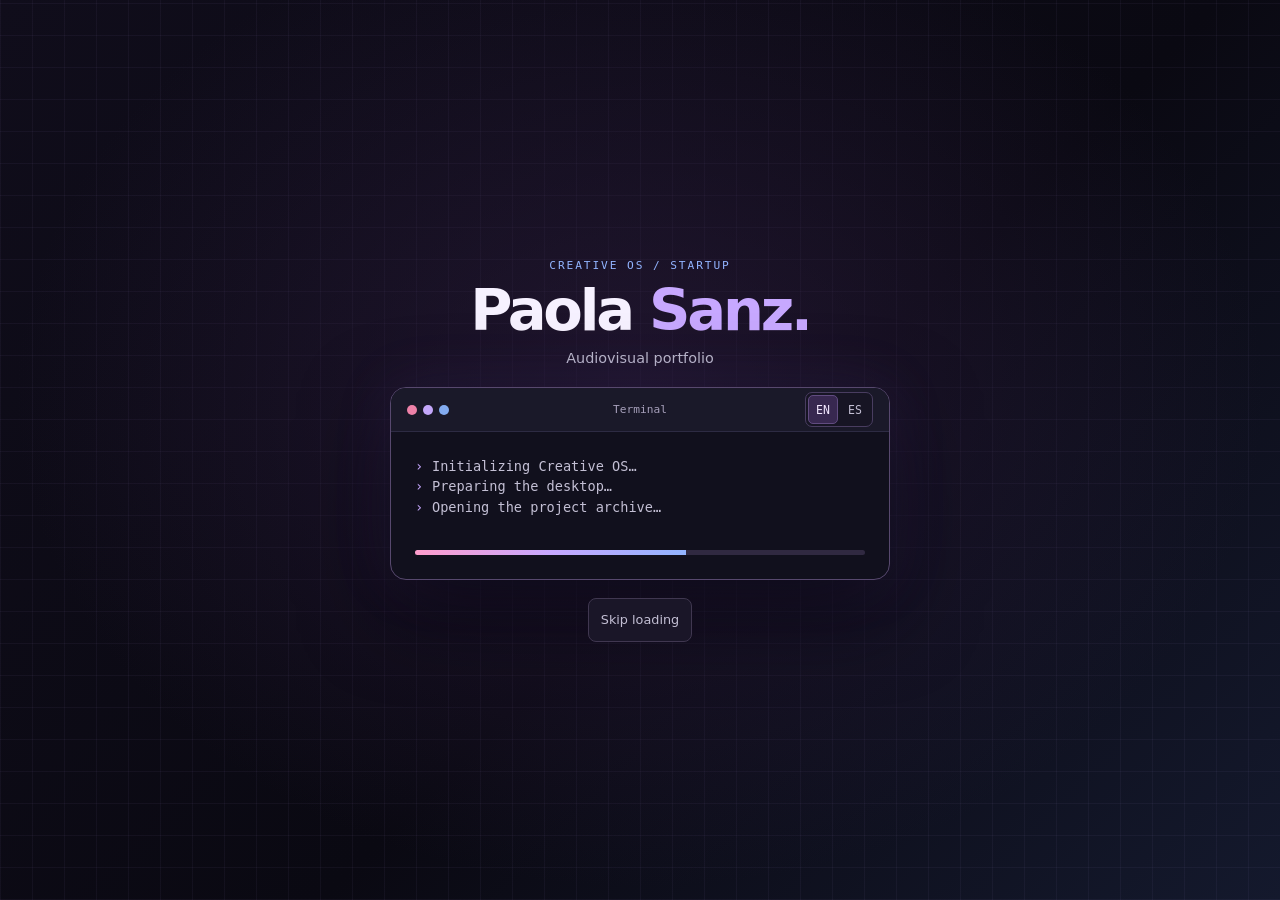
<file: index.html>
<!doctype html>
<html lang="en">
<head>
  <meta charset="utf-8">
  <meta name="viewport" content="width=device-width, initial-scale=1">
  <meta name="description" content="Paola Sanz’s audiovisual portfolio. Content creation, video editing and documentary photography." data-copy-content="description">
  <meta name="robots" content="noindex, nofollow, noarchive">
  <meta name="theme-color" content="#0b0b14">
  <link rel="icon" href="./assets/logo-ps.webp" type="image/webp">
  <link rel="stylesheet" href="./style.css?v=16">
  <script>
    const fragment = location.hash;
    const sections = {"#proyectos":"proyectos/","#experiencia":"experiencia/","#sobre-mi":"sobre-mi/","#contacto":"contacto/"};
    if (Object.hasOwn(sections, fragment)) {
      location.replace(sections[fragment] + location.search);
    } else if (fragment.startsWith("#proyecto/") && fragment !== "#proyecto/where-communication-begins") {
      location.replace("./proyectos/" + location.search + fragment);
    } else if (!fragment) {
      let entered = false;
      try {
        entered = sessionStorage.getItem("creative-os-welcome-complete") === "1";
      } catch {}
      if (!entered) document.documentElement.classList.add("entry-pending", "boot-pending");
    }
  </script>
  <script src="./content.js?v=28" defer></script>
  <script src="./app.js?v=14" defer></script>
  <script src="./paobot-motion.js?v=1" defer></script>
  <script src="./paobot.js?v=4" defer></script>
  <title>Paola Sanz · Creative OS</title>
</head>
<body>
  <section class="entry-screen boot-screen" aria-labelledby="boot-title">
    <div class="boot-content">
      <header class="boot-heading">
        <p class="boot-label" data-copy="bootLabel">CREATIVE OS / STARTUP</p>
        <h1 id="boot-title">Paola <em>Sanz.</em></h1>
        <p class="boot-role" data-copy="portfolio">Audiovisual portfolio</p>
      </header>
      <div class="entry-window boot-window">
        <div class="window-bar">
          <div class="traffic" aria-hidden="true"><i></i><i></i><i></i></div>
          <span class="window-title">Terminal</span>
        <div class="language-switch" role="group" aria-label="Language" data-copy-aria="language" hidden>
          <button type="button" data-language="en" lang="en" aria-label="English" aria-pressed="true">EN</button>
          <button type="button" data-language="es" lang="es" aria-label="Español" aria-pressed="false">ES</button>
        </div>
        </div>
        <div class="boot-terminal">
          <ul class="boot-log" aria-hidden="true">
            <li data-copy="bootStarting">Initializing Creative OS…</li>
            <li hidden data-copy="bootDesktop">Preparing the desktop…</li>
            <li hidden data-copy="bootProjects">Opening the project archive…</li>
            <li hidden data-copy="bootReady">System ready.</li>
          </ul>
          <progress id="boot-progress" value="1" max="4" aria-label="Startup progress" data-copy-aria="bootProgress"></progress>
        </div>
      </div>
      <button class="outline-button boot-skip" id="skip-boot" type="button" data-copy="bootSkip">Skip loading</button>
    </div>
  </section>
  <section class="entry-screen welcome-screen" aria-labelledby="entry-title">
    <div class="entry-window">
      <div class="window-bar">
        <div class="traffic" aria-hidden="true"><i></i><i></i><i></i></div>
        <span class="window-title">Creative OS</span>
        <div class="language-switch" role="group" aria-label="Language" data-copy-aria="language" hidden>
          <button type="button" data-language="en" lang="en" aria-label="English" aria-pressed="true">EN</button>
          <button type="button" data-language="es" lang="es" aria-label="Español" aria-pressed="false">ES</button>
        </div>
      </div>
      <div class="entry-content">
        <div class="entry-logo">
          <img src="./assets/logo-ps.webp" width="104" height="104" alt="">
        </div>
        <div class="entry-progress" aria-hidden="true"></div>
        <h1 id="entry-title">Paola <em>Sanz.</em></h1>
        <p class="entry-role" data-copy="professionalTitle">Content creator and video editor</p>
        <p class="entry-motto" data-copy="entryMotto">From Concept To Connection.</p>
        <a id="enter-portfolio" class="primary-button" href="#contenido"><span data-copy="enter">Enter portfolio</span> <span aria-hidden="true"><i class="arrow"></i></span></a>
      </div>
    </div>
  </section>
  <a class="skip" href="#contenido" data-copy="skipContent">Skip to content</a>
  <header class="topbar" id="inicio">
    <div class="topbar-inner">
      <a class="brand" href="./" aria-current="page" aria-label="Paola Sanz, home" data-copy-aria="brandHome">
        <img src="./assets/logo-ps.webp" alt="" width="36" height="36">
        <span>Paola Sanz</span><span class="brand-os">Creative OS</span>
      </a>
      <div class="top-actions">
        <a class="top-contact" href="./contacto/"><span data-copy="contact">Contact</span> <span aria-hidden="true"><i class="arrow northeast"></i></span></a>
        <div class="language-switch" role="group" aria-label="Language" data-copy-aria="language" hidden>
          <button type="button" data-language="en" lang="en" aria-label="English" aria-pressed="true">EN</button>
          <button type="button" data-language="es" lang="es" aria-label="Español" aria-pressed="false">ES</button>
        </div>
      </div>
    </div>
  </header>
  <main id="contenido" class="workspace" tabindex="-1">
    <div class="window">
      <div class="window-bar">
        <div class="traffic" aria-hidden="true"><i></i><i></i><i></i></div>
        <span class="window-title"><span aria-hidden="true">◫</span> <span data-copy="portfolio">Audiovisual portfolio</span></span>
        <span class="window-state"><i aria-hidden="true"></i> <span data-copy="location">Madrid, Spain</span></span>
      </div>
      <div class="window-body">
        <aside class="sidebar" aria-label="Portfolio shortcuts" data-copy-aria="portfolioShortcuts">
          <nav class="sidebar-nav" aria-label="Main navigation" data-copy-aria="mainNavigation">
            <p class="mini-label" data-copy="desktopLabel">DESKTOP</p>
            <a href="./" aria-current="page"><span class="nav-icon home-icon" aria-hidden="true"></span> <span data-copy="home">Home</span></a>
            <a href="./proyectos/"><span class="nav-icon folder-icon" aria-hidden="true"></span> <span data-copy="projects">Projects</span></a>
            <a href="./experiencia/"><span class="nav-icon list-icon" aria-hidden="true"></span> <span data-copy="experience">Experience</span></a>
            <a href="./sobre-mi/"><span class="nav-icon person-icon" aria-hidden="true"></span> <span data-copy="about">About me</span></a>
            <a href="./contacto/"><span class="nav-icon mail-icon" aria-hidden="true"></span> <span data-copy="contact">Contact</span></a>
          </nav>
        </aside>
        <div class="window-content">
          <section class="hero" aria-labelledby="hero-title">
            <div class="hero-copy">
              <p class="hero-tag"><span aria-hidden="true"></span> <span data-copy="portfolioLabel">AUDIOVISUAL PORTFOLIO</span></p>
              <h1 id="hero-title">Paola <em>Sanz.</em></h1>
              <p class="hero-role" data-copy="professionalTitle">Content creator and video editor</p>
              <p class="hero-summary" data-copy="heroSummary">I’m looking to join a content, communications or marketing team. I’ve produced, edited and published work for social media and editorial outlets.</p>
              <div class="hero-actions">
                <a class="primary-button" href="./proyectos/"><span data-copy="explore">Explore projects</span> <span aria-hidden="true"><i class="arrow southeast"></i></span></a>
                <a class="outline-button link-button" href="./experiencia/"><span data-copy="viewExperienceCV">View experience and CV</span> <span aria-hidden="true"><i class="arrow northeast"></i></span></a>
              </div>
            </div>
            <figure class="hero-visual" id="portrait-gallery" aria-label="Portraits of Paola Sanz" data-copy-aria="portraitGallery">
              <div class="preview-bar"><span><i></i> <span data-copy="portrait">Portrait</span></span><span aria-hidden="true">⌗</span></div>
              <div class="portrait-frame">
                <img src="./assets/paola.webp" width="1024" height="1280" alt="Stylised portrait of Paola Sanz lit in blue and pink" data-copy-alt="portraitAlt" fetchpriority="high">
                <span class="focus-mark" aria-hidden="true"></span>
              </div>
              <div class="portrait-controls" id="portrait-controls" hidden>
                <button class="icon-button" type="button" data-portrait-step="-1" aria-label="Previous portrait" data-copy-aria="previousPortrait">‹</button>
                <span class="film-strip" aria-hidden="true"><i></i><i></i><i></i><i></i><i></i></span>
                <span class="portrait-count" id="portrait-count" role="status"></span>
                <button class="icon-button" type="button" data-portrait-step="1" aria-label="Next portrait" data-copy-aria="nextPortrait">›</button>
              </div>
            </figure>
          </section>

          <aside class="journal-strip" aria-labelledby="journal-heading">
            <div>
              <p class="journal-label" data-copy="journalLabel">Personal visual journal</p>
              <h2 id="journal-heading" data-copy="journalHeading">Where Communication Begins</h2>
              <p class="journal-description" data-copy="journalLead">A collection of the people, places and small details that shape the way I observe, feel and create.</p>
            </div>
            <a class="outline-button link-button" data-project="where-communication-begins" href="#proyecto/where-communication-begins"><span data-copy="openJournal">Explore the journal</span> <span aria-hidden="true"><i class="arrow northeast"></i></span></a>
          </aside>
        </div>
      </div>
    </div>
    <footer class="footer"><span>Paola Sanz · Creative OS</span><a href="#inicio"><span data-copy="backTop">Back to top</span> <span aria-hidden="true"><i class="arrow up"></i></span></a></footer>
  </main>

  <aside class="paobot" id="paobot-dock" aria-label="PaoBot" hidden>
    <div class="paobot-track">
      <button class="paobot-launch" id="paobot" type="button" aria-label="PaoBot" aria-expanded="false" aria-controls="paobot-panel">
        <span class="paobot-facing" aria-hidden="true">
          <span class="pixel-cat">
            <span class="pixel-tail"></span>
            <span class="pixel-body"></span>
            <span class="pixel-head">
              <span class="pixel-ear"></span><span class="pixel-ear"></span>
              <span class="pixel-eye"></span><span class="pixel-eye"></span>
              <span class="pixel-nose"></span><span class="pixel-tongue"></span>
            </span>
            <span class="pixel-leg"></span><span class="pixel-leg"></span>
            <span class="pixel-leg"></span><span class="pixel-leg"></span>
          </span>
        </span>
      </button>
    </div>
    <div class="paobot-panel" id="paobot-panel" hidden>
      <div class="paobot-header">
        <strong>PaoBot</strong>
        <button class="icon-button" id="paobot-close" type="button" aria-label="Hide PaoBot message" data-copy-aria="paobotClose">×</button>
      </div>
      <div class="paobot-body">
        <div class="paobot-intro" id="paobot-intro" hidden>
          <p lang="en">Use EN or ES at the top to change languages.</p>
          <p lang="es">Usa EN o ES arriba para cambiar de idioma.</p>
          <p data-copy="paobotHomeHint">Double-tap me if you want me to stay on Home.</p>
        </div>
        <p id="paobot-message" role="status"></p>
        <div class="paobot-controls">
          <button class="outline-button" id="paobot-language" type="button" data-copy="paobotLanguage" hidden>Show language switch</button>
          <a class="primary-button" id="paobot-contact" href="./contacto/" data-copy="paobotContactLink" hidden>Contact Paola</a>
          <button class="outline-button" id="paobot-next" type="button" data-copy="paobotNext" hidden>Another thought</button>
          <button class="outline-button" id="paobot-home" type="button">Stay on Home</button>
        </div>
      </div>
    </div>
  </aside>

  <dialog class="case-window" id="case-window" aria-labelledby="case-title">
    <div class="case-toolbar">
      <span><span class="nav-icon folder-icon" aria-hidden="true"></span> <span data-copy="projects">Projects</span></span>
      <button id="close-case" class="icon-button" type="button" aria-label="Close project" data-copy-aria="closeCase" autofocus>×</button>
    </div>
    <div class="case-scroll" id="case-content"></div>
  </dialog>
</body>
</html>
</file>
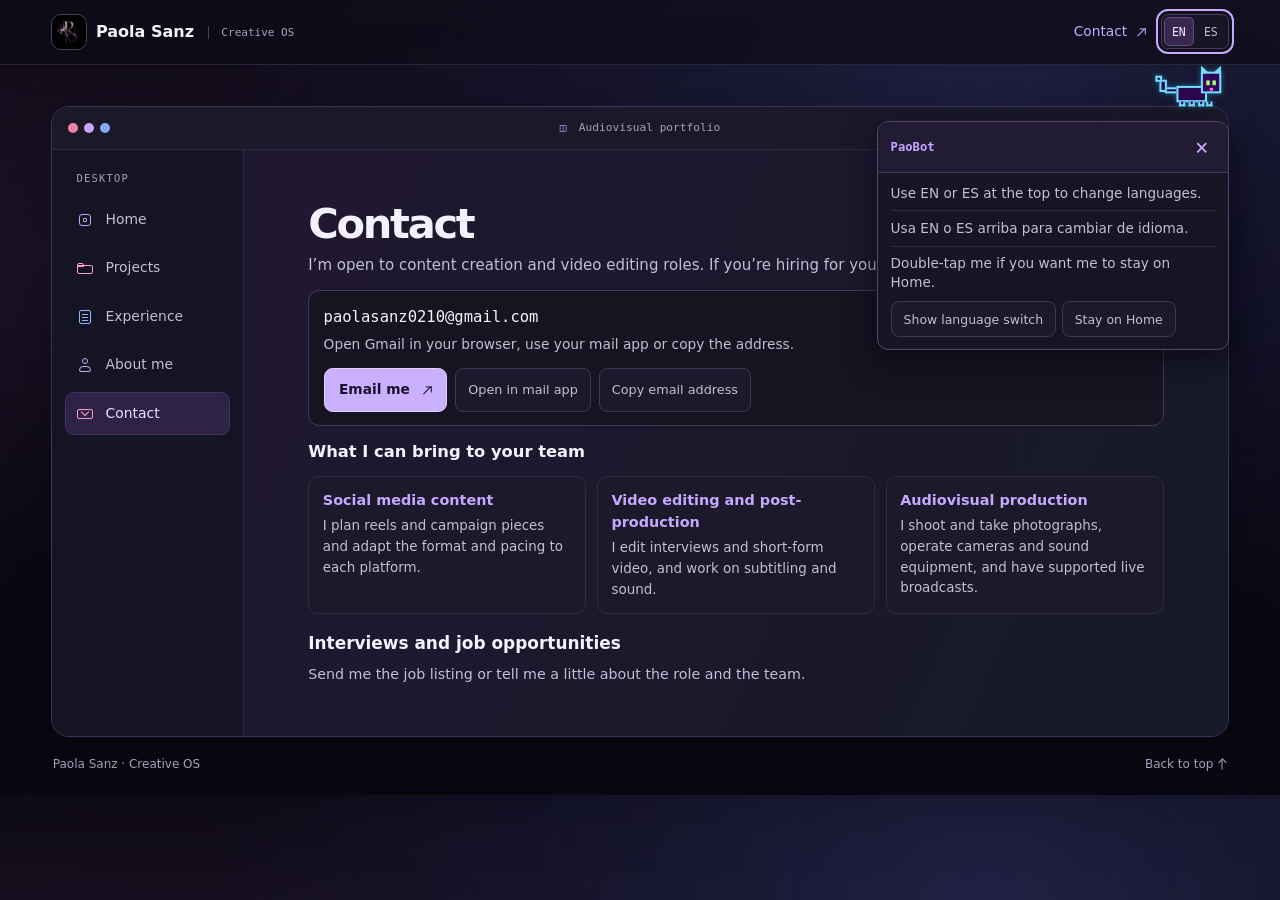
<file: contacto/index.html>
<!doctype html>
<html lang="en">
<head>
  <meta charset="utf-8">
  <meta name="viewport" content="width=device-width, initial-scale=1">
  <meta name="description" content="Paola Sanz’s audiovisual portfolio. Content creation, video editing and documentary photography." data-copy-content="description">
  <meta name="robots" content="noindex, nofollow, noarchive">
  <meta name="theme-color" content="#0b0b14">
  <link rel="icon" href="../assets/logo-ps.webp" type="image/webp">
  <link rel="stylesheet" href="../style.css?v=16">
  <script src="../content.js?v=28" defer></script>
  <script src="../app.js?v=14" defer></script>
  <script src="../paobot-motion.js?v=1" defer></script>
  <script src="../paobot.js?v=4" defer></script>
  <title data-page-title="contact">Contact · Paola Sanz</title>
</head>
<body>
  <a class="skip" href="#contenido" data-copy="skipContent">Skip to content</a>
  <header class="topbar" id="inicio">
    <div class="topbar-inner">
      <a class="brand" href="../" aria-label="Paola Sanz, home" data-copy-aria="brandHome">
        <img src="../assets/logo-ps.webp" alt="" width="36" height="36">
        <span>Paola Sanz</span><span class="brand-os">Creative OS</span>
      </a>
      <div class="top-actions">
        <a class="top-contact" href="../contacto/" aria-current="page"><span data-copy="contact">Contact</span> <span aria-hidden="true"><i class="arrow northeast"></i></span></a>
        <div class="language-switch" role="group" aria-label="Language" data-copy-aria="language" hidden>
          <button type="button" data-language="en" lang="en" aria-label="English" aria-pressed="true">EN</button>
          <button type="button" data-language="es" lang="es" aria-label="Español" aria-pressed="false">ES</button>
        </div>
      </div>
    </div>
  </header>
  <main id="contenido" class="workspace" tabindex="-1">
    <div class="window">
      <div class="window-bar">
        <div class="traffic" aria-hidden="true"><i></i><i></i><i></i></div>
        <span class="window-title"><span aria-hidden="true">◫</span> <span data-copy="portfolio">Audiovisual portfolio</span></span>
        <span class="window-state"><i aria-hidden="true"></i> <span data-copy="location">Madrid, Spain</span></span>
      </div>
      <div class="window-body">
        <aside class="sidebar" aria-label="Portfolio shortcuts" data-copy-aria="portfolioShortcuts">
          <nav class="sidebar-nav" aria-label="Main navigation" data-copy-aria="mainNavigation">
            <p class="mini-label" data-copy="desktopLabel">DESKTOP</p>
            <a href="../"><span class="nav-icon home-icon" aria-hidden="true"></span> <span data-copy="home">Home</span></a>
            <a href="../proyectos/"><span class="nav-icon folder-icon" aria-hidden="true"></span> <span data-copy="projects">Projects</span></a>
            <a href="../experiencia/"><span class="nav-icon list-icon" aria-hidden="true"></span> <span data-copy="experience">Experience</span></a>
            <a href="../sobre-mi/"><span class="nav-icon person-icon" aria-hidden="true"></span> <span data-copy="about">About me</span></a>
            <a href="../contacto/" aria-current="page"><span class="nav-icon mail-icon" aria-hidden="true"></span> <span data-copy="contact">Contact</span></a>
          </nav>
        </aside>
        <div class="window-content">
          <section id="contacto" class="content-section contact" aria-labelledby="contact-title">
            <div><h1 id="contact-title" data-copy="contact">Contact</h1><p data-copy="contactIntro">I’m open to content creation and video editing roles. If you’re hiring for your team, I’d be glad to hear from you.</p></div>
            <div class="contact-options">
              <p class="contact-address">paolasanz0210@gmail.com</p>
              <p class="contact-help" data-copy="emailHelp">Open Gmail in your browser, use your mail app or copy the address.</p>
              <div class="contact-actions">
                <a class="primary-button" href="https://mail.google.com/mail/?view=cm&amp;tf=cm&amp;to=paolasanz0210%40gmail.com" target="_blank" rel="noopener noreferrer">
                  <span data-copy="emailMe">Email me</span><span aria-hidden="true"><i class="arrow northeast"></i></span>
                </a>
                <a class="outline-button link-button" href="mailto:paolasanz0210@gmail.com"><span data-copy="openMailApp">Open in mail app</span></a>
                <button class="copy-email" type="button" data-email="paolasanz0210@gmail.com" data-copy="copyEmail">Copy email address</button>
              </div>
              <p id="copy-status" role="status"></p>
            </div>
            <div class="contact-topics">
              <h3 data-copy="teamSkills">What I can bring to your team</h3>
              <div class="original-info-grid"><article class="original-info-card"><h4 data-copy="creativeContent">Social media content</h4><p data-copy="creativeContentBody">I plan reels and campaign pieces and adapt the format and pacing to each platform.</p></article><article class="original-info-card"><h4 data-copy="postProduction">Video editing and post-production</h4><p data-copy="postProductionBody">I edit interviews and short-form video, and work on subtitling and sound.</p></article><article class="original-info-card"><h4 data-copy="productionSupport">Audiovisual production</h4><p data-copy="productionSupportBody">I shoot and take photographs, operate cameras and sound equipment, and have supported live broadcasts.</p></article></div>
              <div class="contact-brief"><h3 data-copy="contactBrief">Interviews and job opportunities</h3><p data-copy="contactBriefBody">Send me the job listing or tell me a little about the role and the team.</p></div>
            </div>
          </section>
        </div>
      </div>
    </div>
    <footer class="footer"><span>Paola Sanz · Creative OS</span><a href="#inicio"><span data-copy="backTop">Back to top</span> <span aria-hidden="true"><i class="arrow up"></i></span></a></footer>
  </main>

  <aside class="paobot" id="paobot-dock" aria-label="PaoBot" hidden>
    <div class="paobot-track">
      <button class="paobot-launch" id="paobot" type="button" aria-label="PaoBot" aria-expanded="false" aria-controls="paobot-panel">
        <span class="paobot-facing" aria-hidden="true">
          <span class="pixel-cat">
            <span class="pixel-tail"></span>
            <span class="pixel-body"></span>
            <span class="pixel-head">
              <span class="pixel-ear"></span><span class="pixel-ear"></span>
              <span class="pixel-eye"></span><span class="pixel-eye"></span>
              <span class="pixel-nose"></span><span class="pixel-tongue"></span>
            </span>
            <span class="pixel-leg"></span><span class="pixel-leg"></span>
            <span class="pixel-leg"></span><span class="pixel-leg"></span>
          </span>
        </span>
      </button>
    </div>
    <div class="paobot-panel" id="paobot-panel" hidden>
      <div class="paobot-header">
        <strong>PaoBot</strong>
        <button class="icon-button" id="paobot-close" type="button" aria-label="Hide PaoBot message" data-copy-aria="paobotClose">×</button>
      </div>
      <div class="paobot-body">
        <div class="paobot-intro" id="paobot-intro" hidden>
          <p lang="en">Use EN or ES at the top to change languages.</p>
          <p lang="es">Usa EN o ES arriba para cambiar de idioma.</p>
          <p data-copy="paobotHomeHint">Double-tap me if you want me to stay on Home.</p>
        </div>
        <p id="paobot-message" role="status"></p>
        <div class="paobot-controls">
          <button class="outline-button" id="paobot-language" type="button" data-copy="paobotLanguage" hidden>Show language switch</button>
          <a class="primary-button" id="paobot-contact" href="../contacto/" data-copy="paobotContactLink" hidden>Contact Paola</a>
          <button class="outline-button" id="paobot-next" type="button" data-copy="paobotNext" hidden>Another thought</button>
          <button class="outline-button" id="paobot-home" type="button">Stay on Home</button>
        </div>
      </div>
    </div>
  </aside>

  <dialog class="case-window" id="case-window" aria-labelledby="case-title">
    <div class="case-toolbar">
      <span><span class="nav-icon folder-icon" aria-hidden="true"></span> <span data-copy="projects">Projects</span></span>
      <button id="close-case" class="icon-button" type="button" aria-label="Close project" data-copy-aria="closeCase" autofocus>×</button>
    </div>
    <div class="case-scroll" id="case-content"></div>
  </dialog>
</body>
</html>
</file>
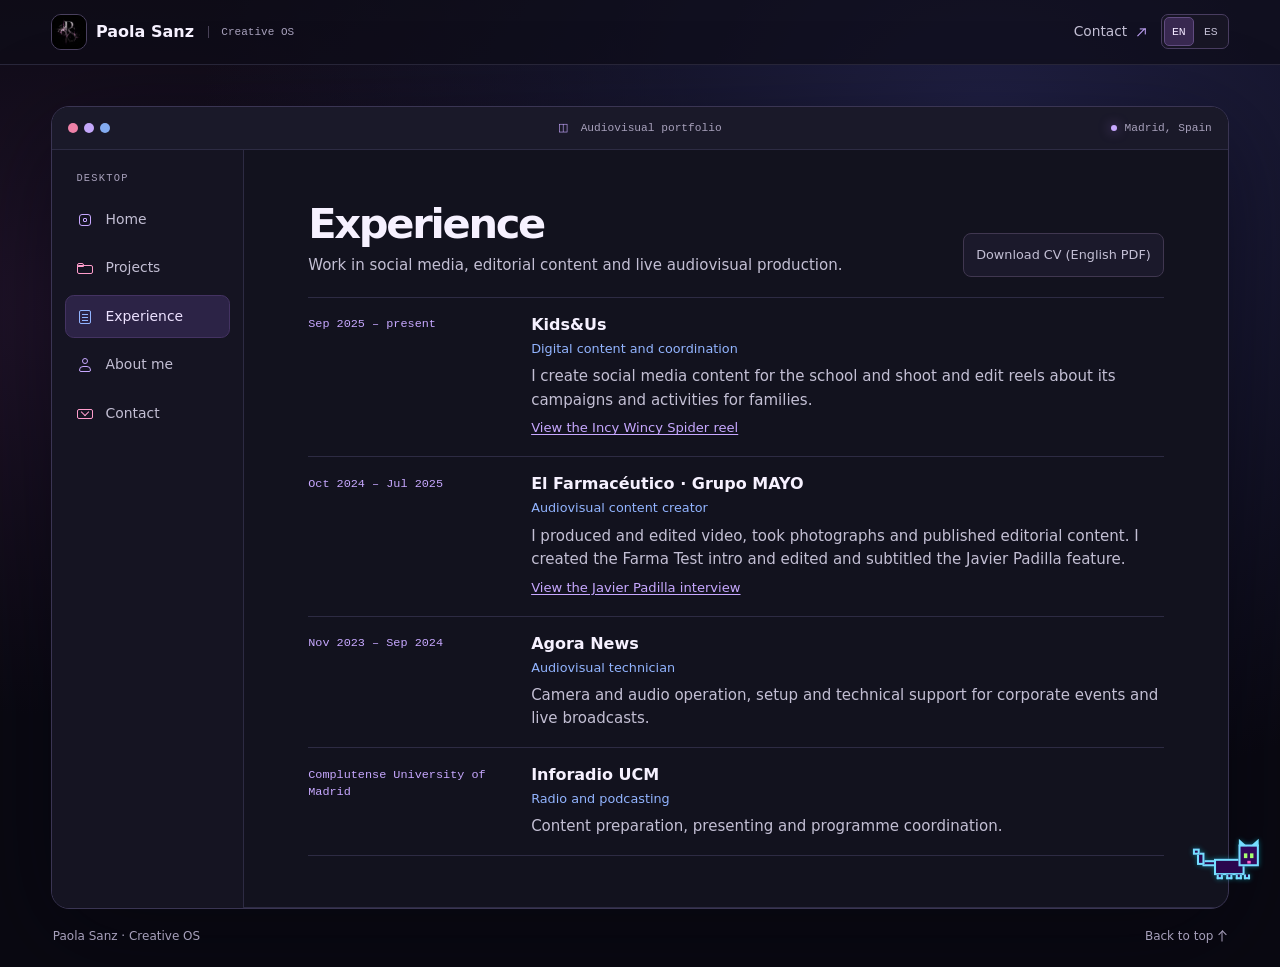
<file: experiencia/index.html>
<!doctype html>
<html lang="en">
<head>
  <meta charset="utf-8">
  <meta name="viewport" content="width=device-width, initial-scale=1">
  <meta name="description" content="Paola Sanz’s audiovisual portfolio. Content creation, video editing and documentary photography." data-copy-content="description">
  <meta name="robots" content="noindex, nofollow, noarchive">
  <meta name="theme-color" content="#0b0b14">
  <link rel="icon" href="../assets/logo-ps.webp" type="image/webp">
  <link rel="stylesheet" href="../style.css?v=16">
  <script src="../content.js?v=28" defer></script>
  <script src="../app.js?v=14" defer></script>
  <script src="../paobot-motion.js?v=1" defer></script>
  <script src="../paobot.js?v=4" defer></script>
  <title data-page-title="experience">Experience · Paola Sanz</title>
</head>
<body>
  <a class="skip" href="#contenido" data-copy="skipContent">Skip to content</a>
  <header class="topbar" id="inicio">
    <div class="topbar-inner">
      <a class="brand" href="../" aria-label="Paola Sanz, home" data-copy-aria="brandHome">
        <img src="../assets/logo-ps.webp" alt="" width="36" height="36">
        <span>Paola Sanz</span><span class="brand-os">Creative OS</span>
      </a>
      <div class="top-actions">
        <a class="top-contact" href="../contacto/"><span data-copy="contact">Contact</span> <span aria-hidden="true"><i class="arrow northeast"></i></span></a>
        <div class="language-switch" role="group" aria-label="Language" data-copy-aria="language" hidden>
          <button type="button" data-language="en" lang="en" aria-label="English" aria-pressed="true">EN</button>
          <button type="button" data-language="es" lang="es" aria-label="Español" aria-pressed="false">ES</button>
        </div>
      </div>
    </div>
  </header>
  <main id="contenido" class="workspace" tabindex="-1">
    <div class="window">
      <div class="window-bar">
        <div class="traffic" aria-hidden="true"><i></i><i></i><i></i></div>
        <span class="window-title"><span aria-hidden="true">◫</span> <span data-copy="portfolio">Audiovisual portfolio</span></span>
        <span class="window-state"><i aria-hidden="true"></i> <span data-copy="location">Madrid, Spain</span></span>
      </div>
      <div class="window-body">
        <aside class="sidebar" aria-label="Portfolio shortcuts" data-copy-aria="portfolioShortcuts">
          <nav class="sidebar-nav" aria-label="Main navigation" data-copy-aria="mainNavigation">
            <p class="mini-label" data-copy="desktopLabel">DESKTOP</p>
            <a href="../"><span class="nav-icon home-icon" aria-hidden="true"></span> <span data-copy="home">Home</span></a>
            <a href="../proyectos/"><span class="nav-icon folder-icon" aria-hidden="true"></span> <span data-copy="projects">Projects</span></a>
            <a href="../experiencia/" aria-current="page"><span class="nav-icon list-icon" aria-hidden="true"></span> <span data-copy="experience">Experience</span></a>
            <a href="../sobre-mi/"><span class="nav-icon person-icon" aria-hidden="true"></span> <span data-copy="about">About me</span></a>
            <a href="../contacto/"><span class="nav-icon mail-icon" aria-hidden="true"></span> <span data-copy="contact">Contact</span></a>
          </nav>
        </aside>
        <div class="window-content">
          <section id="experiencia" class="content-section experience" aria-labelledby="experience-title">
            <div class="section-head">
              <div><h1 id="experience-title" data-copy="experience">Experience</h1><p data-copy="experienceIntro">Work in social media, editorial content and live audiovisual production.</p></div>
              <a class="outline-button link-button" href="../assets/paola-sanz-cv-en.pdf" download="Paola_Sanz_CV_EN.pdf"><span data-copy="downloadCV">Download CV (English PDF)</span></a>
            </div>
            <div class="timeline">
              <article><p class="time" data-copy="kidsDate">Sep 2025 – present</p><div><h3>Kids&amp;Us</h3><p class="role" data-copy="kidsRole">Digital content and coordination</p><p data-copy="kidsSummary">I create social media content for the school and shoot and edit reels about its campaigns and activities for families.</p><a class="experience-case" href="../proyectos/#proyecto/incy-wincy" data-copy="kidsCaseLink">View the Incy Wincy Spider reel</a></div></article>
              <article><p class="time" data-copy="mayoDate">Oct 2024 – Jul 2025</p><div><h3>El Farmacéutico · Grupo MAYO</h3><p class="role" data-copy="mayoRole">Audiovisual content creator</p><p data-copy="mayoSummary">I produced and edited video, took photographs and published editorial content. I created the Farma Test intro and edited and subtitled the Javier Padilla feature.</p><a class="experience-case" href="../proyectos/#proyecto/farmaceutico" data-copy="mayoCaseLink">View the Javier Padilla interview</a></div></article>
              <article><p class="time" data-copy="agoraDate">Nov 2023 – Sep 2024</p><div><h3>Agora News</h3><p class="role" data-copy="agoraRole">Audiovisual technician</p><p data-copy="agoraSummary">Camera and audio operation, setup and technical support for corporate events and live broadcasts.</p></div></article>
              <article><p class="time" data-copy="university">Complutense University of Madrid</p><div><h3>Inforadio UCM</h3><p class="role" data-copy="radioRole">Radio and podcasting</p><p data-copy="radioSummary">Content preparation, presenting and programme coordination.</p></div></article>
            </div>
          </section>
        </div>
      </div>
    </div>
    <footer class="footer"><span>Paola Sanz · Creative OS</span><a href="#inicio"><span data-copy="backTop">Back to top</span> <span aria-hidden="true"><i class="arrow up"></i></span></a></footer>
  </main>

  <aside class="paobot" id="paobot-dock" aria-label="PaoBot" hidden>
    <div class="paobot-track">
      <button class="paobot-launch" id="paobot" type="button" aria-label="PaoBot" aria-expanded="false" aria-controls="paobot-panel">
        <span class="paobot-facing" aria-hidden="true">
          <span class="pixel-cat">
            <span class="pixel-tail"></span>
            <span class="pixel-body"></span>
            <span class="pixel-head">
              <span class="pixel-ear"></span><span class="pixel-ear"></span>
              <span class="pixel-eye"></span><span class="pixel-eye"></span>
              <span class="pixel-nose"></span><span class="pixel-tongue"></span>
            </span>
            <span class="pixel-leg"></span><span class="pixel-leg"></span>
            <span class="pixel-leg"></span><span class="pixel-leg"></span>
          </span>
        </span>
      </button>
    </div>
    <div class="paobot-panel" id="paobot-panel" hidden>
      <div class="paobot-header">
        <strong>PaoBot</strong>
        <button class="icon-button" id="paobot-close" type="button" aria-label="Hide PaoBot message" data-copy-aria="paobotClose">×</button>
      </div>
      <div class="paobot-body">
        <div class="paobot-intro" id="paobot-intro" hidden>
          <p lang="en">Use EN or ES at the top to change languages.</p>
          <p lang="es">Usa EN o ES arriba para cambiar de idioma.</p>
          <p data-copy="paobotHomeHint">Double-tap me if you want me to stay on Home.</p>
        </div>
        <p id="paobot-message" role="status"></p>
        <div class="paobot-controls">
          <button class="outline-button" id="paobot-language" type="button" data-copy="paobotLanguage" hidden>Show language switch</button>
          <a class="primary-button" id="paobot-contact" href="../contacto/" data-copy="paobotContactLink" hidden>Contact Paola</a>
          <button class="outline-button" id="paobot-next" type="button" data-copy="paobotNext" hidden>Another thought</button>
          <button class="outline-button" id="paobot-home" type="button">Stay on Home</button>
        </div>
      </div>
    </div>
  </aside>

  <dialog class="case-window" id="case-window" aria-labelledby="case-title">
    <div class="case-toolbar">
      <span><span class="nav-icon folder-icon" aria-hidden="true"></span> <span data-copy="projects">Projects</span></span>
      <button id="close-case" class="icon-button" type="button" aria-label="Close project" data-copy-aria="closeCase" autofocus>×</button>
    </div>
    <div class="case-scroll" id="case-content"></div>
  </dialog>
</body>
</html>
</file>
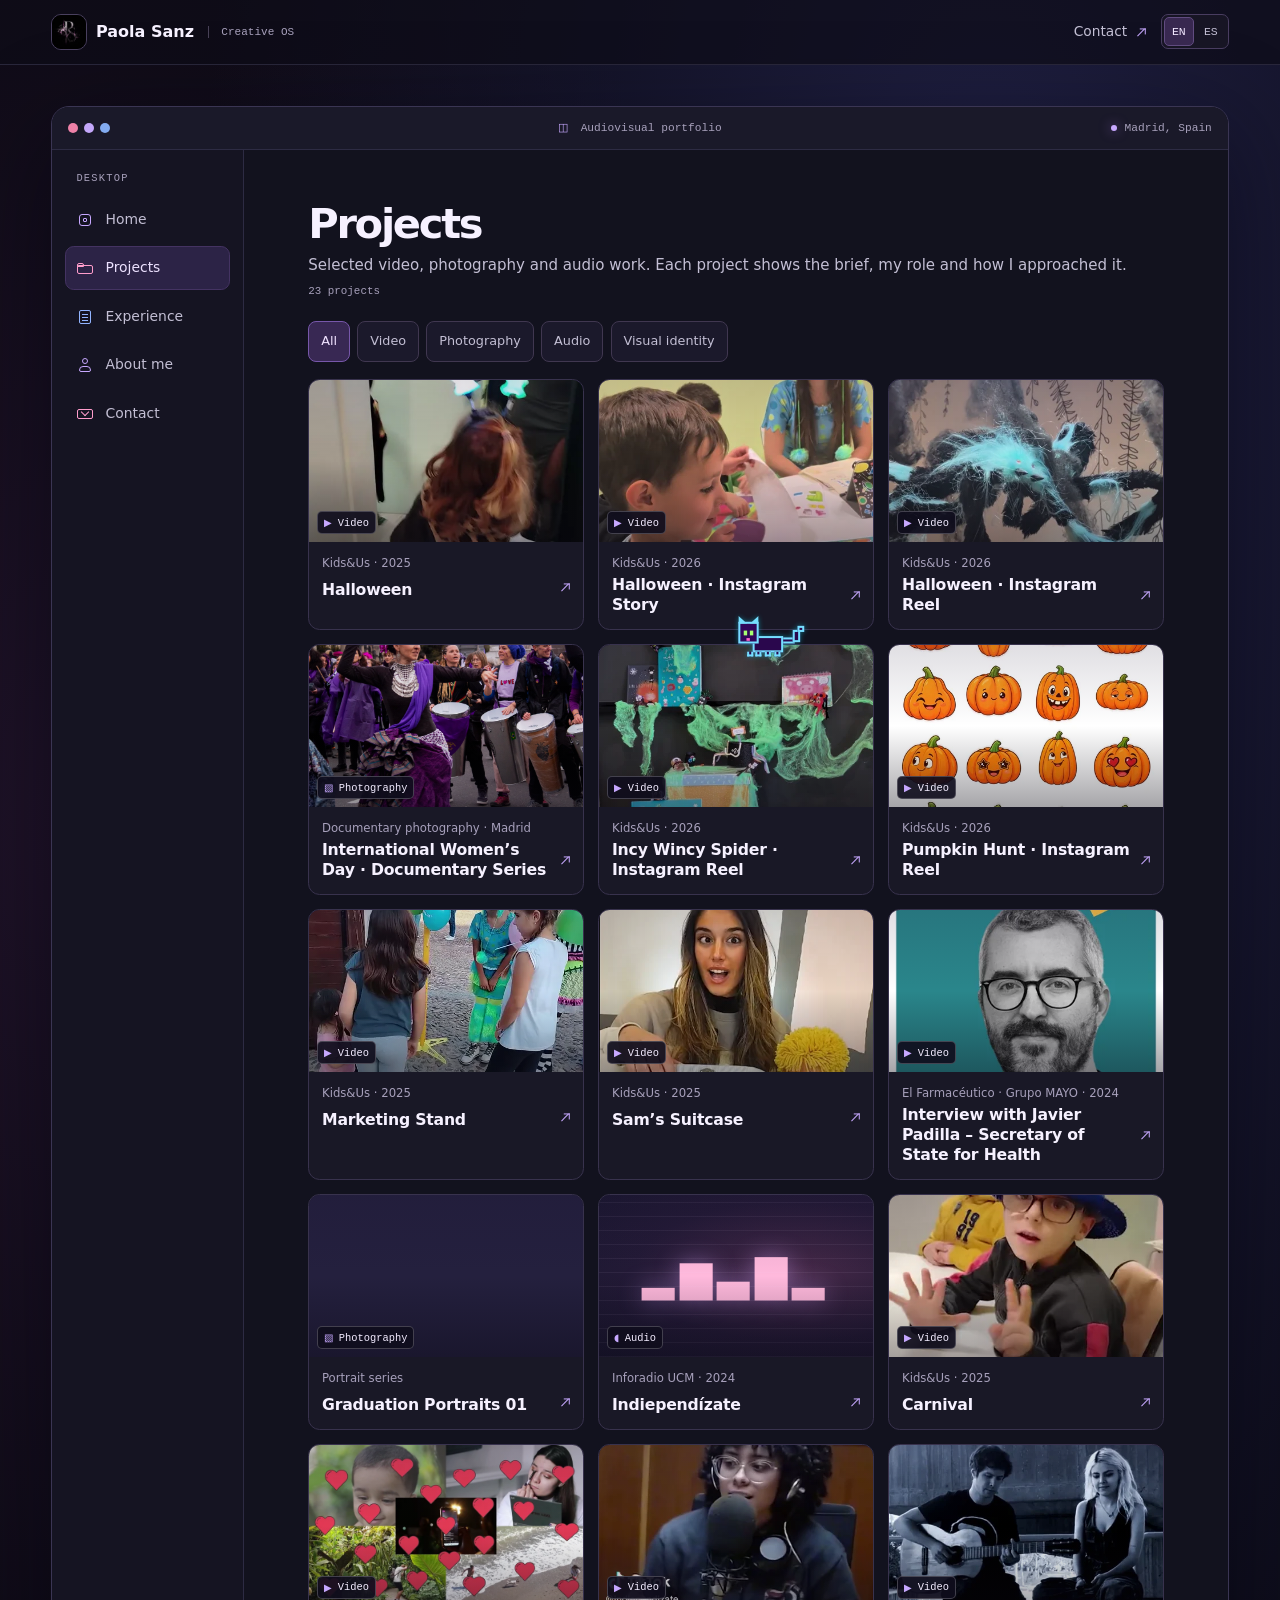
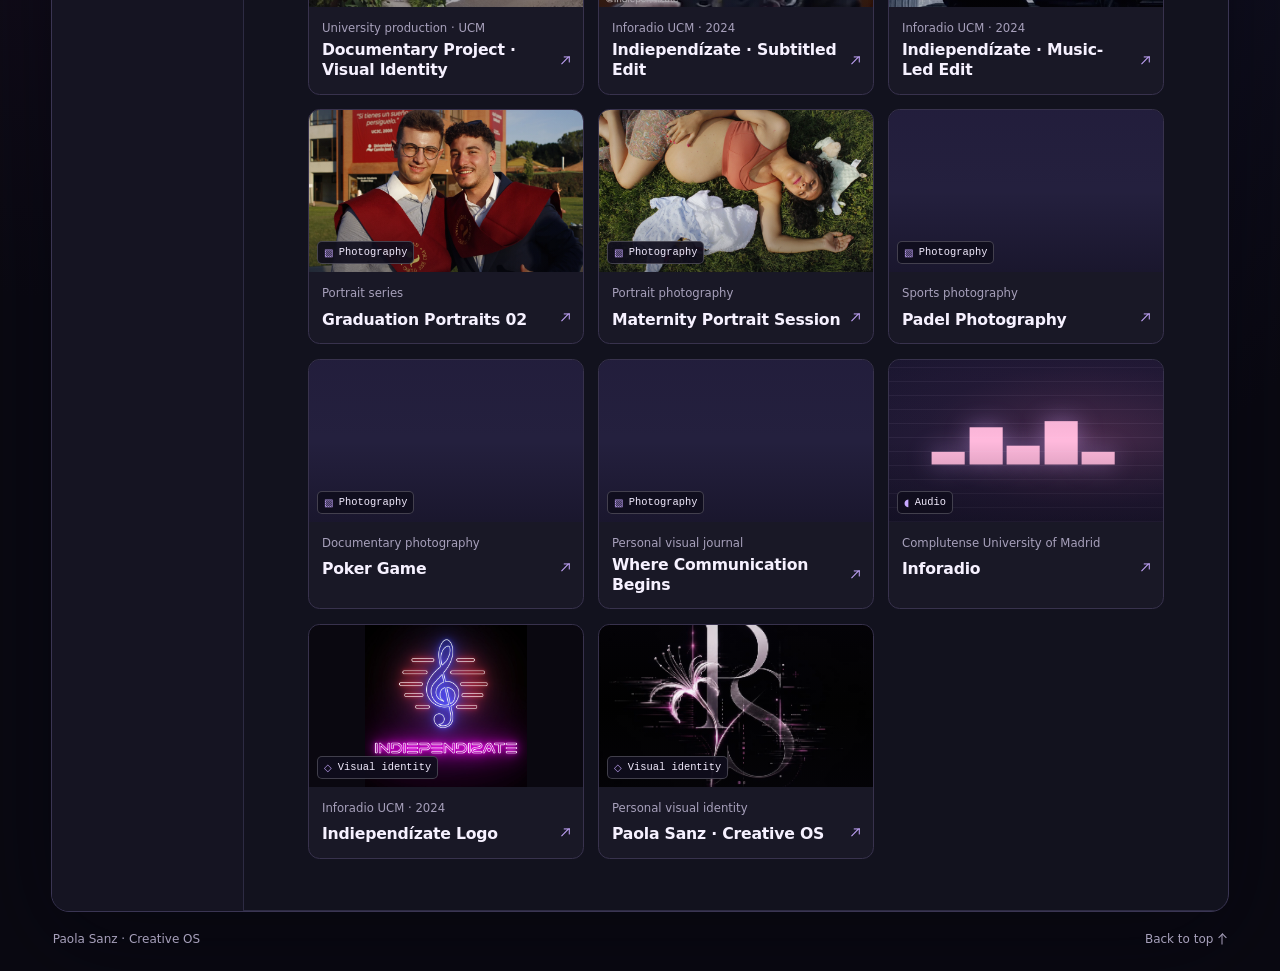
<file: proyectos/index.html>
<!doctype html>
<html lang="en">
<head>
  <meta charset="utf-8">
  <meta name="viewport" content="width=device-width, initial-scale=1">
  <meta name="description" content="Paola Sanz’s audiovisual portfolio. Content creation, video editing and documentary photography." data-copy-content="description">
  <meta name="robots" content="noindex, nofollow, noarchive">
  <meta name="theme-color" content="#0b0b14">
  <link rel="icon" href="../assets/logo-ps.webp" type="image/webp">
  <link rel="stylesheet" href="../style.css?v=16">
  <script src="../content.js?v=28" defer></script>
  <script src="../app.js?v=14" defer></script>
  <script src="../paobot-motion.js?v=1" defer></script>
  <script src="../paobot.js?v=4" defer></script>
  <title data-page-title="projects">Projects · Paola Sanz</title>
</head>
<body>
  <a class="skip" href="#contenido" data-copy="skipContent">Skip to content</a>
  <header class="topbar" id="inicio">
    <div class="topbar-inner">
      <a class="brand" href="../" aria-label="Paola Sanz, home" data-copy-aria="brandHome">
        <img src="../assets/logo-ps.webp" alt="" width="36" height="36">
        <span>Paola Sanz</span><span class="brand-os">Creative OS</span>
      </a>
      <div class="top-actions">
        <a class="top-contact" href="../contacto/"><span data-copy="contact">Contact</span> <span aria-hidden="true"><i class="arrow northeast"></i></span></a>
        <div class="language-switch" role="group" aria-label="Language" data-copy-aria="language" hidden>
          <button type="button" data-language="en" lang="en" aria-label="English" aria-pressed="true">EN</button>
          <button type="button" data-language="es" lang="es" aria-label="Español" aria-pressed="false">ES</button>
        </div>
      </div>
    </div>
  </header>
  <main id="contenido" class="workspace" tabindex="-1">
    <div class="window">
      <div class="window-bar">
        <div class="traffic" aria-hidden="true"><i></i><i></i><i></i></div>
        <span class="window-title"><span aria-hidden="true">◫</span> <span data-copy="portfolio">Audiovisual portfolio</span></span>
        <span class="window-state"><i aria-hidden="true"></i> <span data-copy="location">Madrid, Spain</span></span>
      </div>
      <div class="window-body">
        <aside class="sidebar" aria-label="Portfolio shortcuts" data-copy-aria="portfolioShortcuts">
          <nav class="sidebar-nav" aria-label="Main navigation" data-copy-aria="mainNavigation">
            <p class="mini-label" data-copy="desktopLabel">DESKTOP</p>
            <a href="../"><span class="nav-icon home-icon" aria-hidden="true"></span> <span data-copy="home">Home</span></a>
            <a href="../proyectos/" aria-current="page"><span class="nav-icon folder-icon" aria-hidden="true"></span> <span data-copy="projects">Projects</span></a>
            <a href="../experiencia/"><span class="nav-icon list-icon" aria-hidden="true"></span> <span data-copy="experience">Experience</span></a>
            <a href="../sobre-mi/"><span class="nav-icon person-icon" aria-hidden="true"></span> <span data-copy="about">About me</span></a>
            <a href="../contacto/"><span class="nav-icon mail-icon" aria-hidden="true"></span> <span data-copy="contact">Contact</span></a>
          </nav>
        </aside>
        <div class="window-content">
          <section id="proyectos" class="content-section projects" aria-labelledby="project-title">
            <div class="section-head">
              <div><h1 id="project-title" data-copy="projects">Projects</h1><p data-copy="projectIntro">Selected video, photography and audio work. Each project shows the brief, my role and how I approached it.</p></div>
              <span id="project-count" class="project-count" aria-live="polite"></span>
            </div>
            <div class="filters" role="group" aria-label="Filter projects" data-copy-aria="filters">
              <button type="button" data-filter="todos" aria-pressed="true" data-copy="all">All</button>
              <button type="button" data-filter="video" aria-pressed="false" data-copy="video">Video</button>
              <button type="button" data-filter="foto" aria-pressed="false" data-copy="foto">Photography</button>
              <button type="button" data-filter="audio" aria-pressed="false" data-copy="audio">Audio</button>
              <button type="button" data-filter="branding" aria-pressed="false" data-copy="branding">Visual identity</button>
            </div>
            <div class="project-grid" id="project-grid"></div>
            <noscript><p>Enable JavaScript to open the portfolio’s video players and galleries.</p></noscript>
          </section>
        </div>
      </div>
    </div>
    <footer class="footer"><span>Paola Sanz · Creative OS</span><a href="#inicio"><span data-copy="backTop">Back to top</span> <span aria-hidden="true"><i class="arrow up"></i></span></a></footer>
  </main>

  <aside class="paobot" id="paobot-dock" aria-label="PaoBot" hidden>
    <div class="paobot-track">
      <button class="paobot-launch" id="paobot" type="button" aria-label="PaoBot" aria-expanded="false" aria-controls="paobot-panel">
        <span class="paobot-facing" aria-hidden="true">
          <span class="pixel-cat">
            <span class="pixel-tail"></span>
            <span class="pixel-body"></span>
            <span class="pixel-head">
              <span class="pixel-ear"></span><span class="pixel-ear"></span>
              <span class="pixel-eye"></span><span class="pixel-eye"></span>
              <span class="pixel-nose"></span><span class="pixel-tongue"></span>
            </span>
            <span class="pixel-leg"></span><span class="pixel-leg"></span>
            <span class="pixel-leg"></span><span class="pixel-leg"></span>
          </span>
        </span>
      </button>
    </div>
    <div class="paobot-panel" id="paobot-panel" hidden>
      <div class="paobot-header">
        <strong>PaoBot</strong>
        <button class="icon-button" id="paobot-close" type="button" aria-label="Hide PaoBot message" data-copy-aria="paobotClose">×</button>
      </div>
      <div class="paobot-body">
        <div class="paobot-intro" id="paobot-intro" hidden>
          <p lang="en">Use EN or ES at the top to change languages.</p>
          <p lang="es">Usa EN o ES arriba para cambiar de idioma.</p>
          <p data-copy="paobotHomeHint">Double-tap me if you want me to stay on Home.</p>
        </div>
        <p id="paobot-message" role="status"></p>
        <div class="paobot-controls">
          <button class="outline-button" id="paobot-language" type="button" data-copy="paobotLanguage" hidden>Show language switch</button>
          <a class="primary-button" id="paobot-contact" href="../contacto/" data-copy="paobotContactLink" hidden>Contact Paola</a>
          <button class="outline-button" id="paobot-next" type="button" data-copy="paobotNext" hidden>Another thought</button>
          <button class="outline-button" id="paobot-home" type="button">Stay on Home</button>
        </div>
      </div>
    </div>
  </aside>

  <dialog class="case-window" id="case-window" aria-labelledby="case-title">
    <div class="case-toolbar">
      <span><span class="nav-icon folder-icon" aria-hidden="true"></span> <span data-copy="projects">Projects</span></span>
      <button id="close-case" class="icon-button" type="button" aria-label="Close project" data-copy-aria="closeCase" autofocus>×</button>
    </div>
    <div class="case-scroll" id="case-content"></div>
  </dialog>
</body>
</html>
</file>
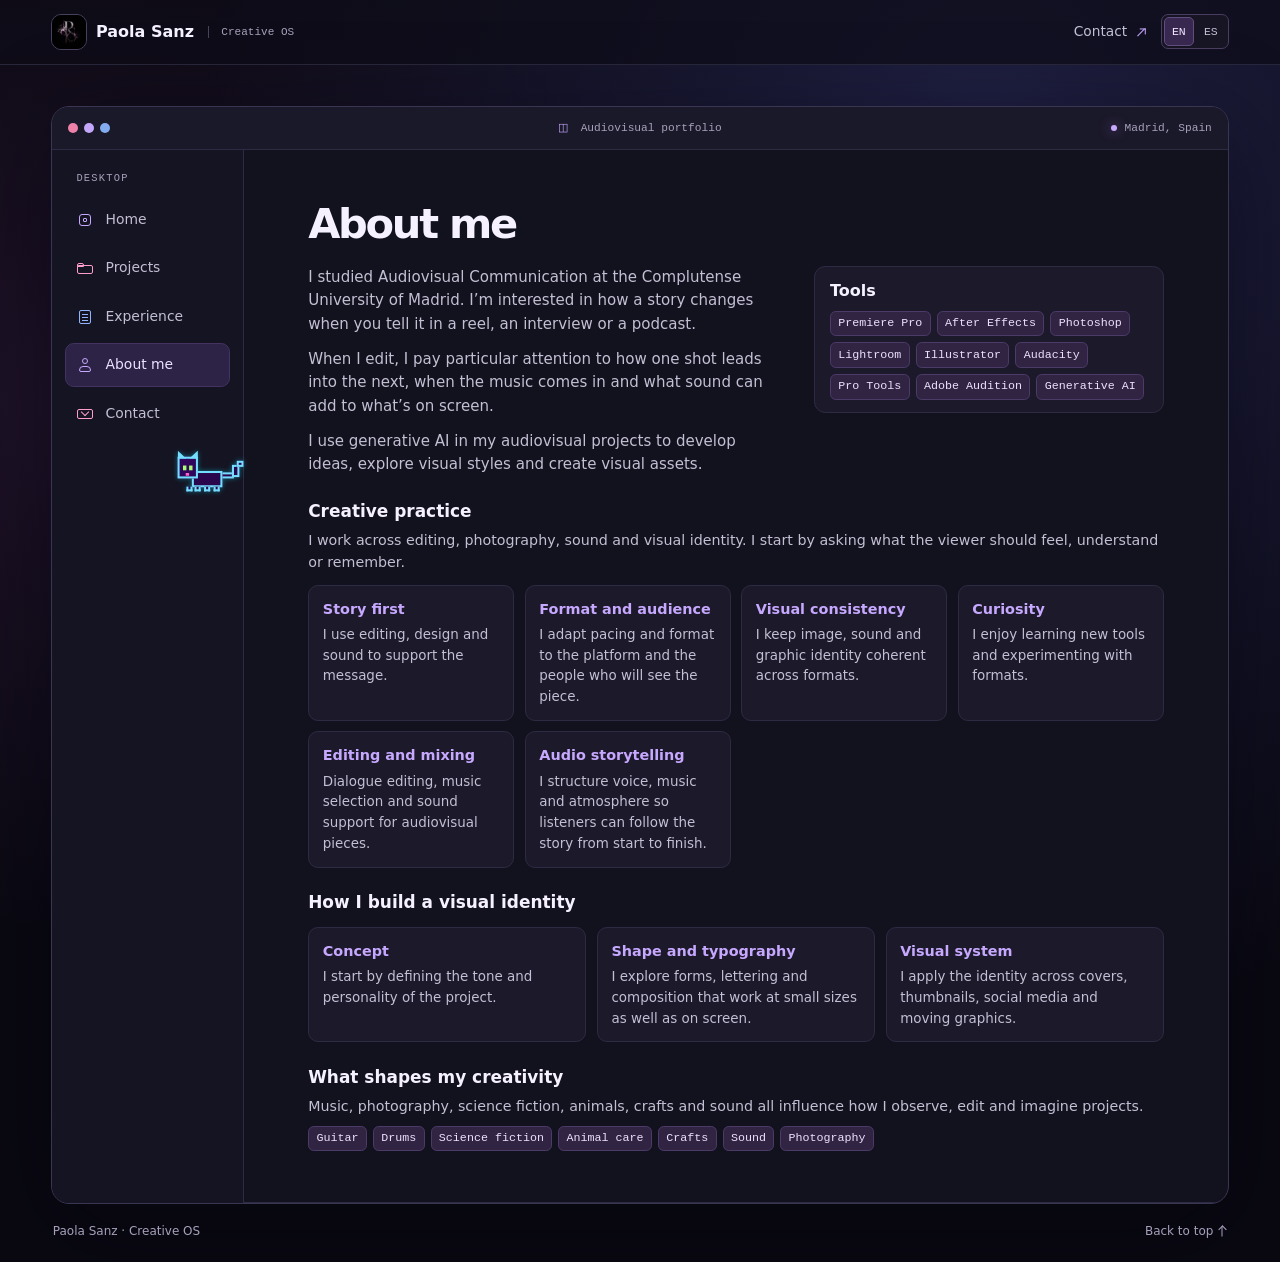
<file: sobre-mi/index.html>
<!doctype html>
<html lang="en">
<head>
  <meta charset="utf-8">
  <meta name="viewport" content="width=device-width, initial-scale=1">
  <meta name="description" content="Paola Sanz’s audiovisual portfolio. Content creation, video editing and documentary photography." data-copy-content="description">
  <meta name="robots" content="noindex, nofollow, noarchive">
  <meta name="theme-color" content="#0b0b14">
  <link rel="icon" href="../assets/logo-ps.webp" type="image/webp">
  <link rel="stylesheet" href="../style.css?v=16">
  <script src="../content.js?v=28" defer></script>
  <script src="../app.js?v=14" defer></script>
  <script src="../paobot-motion.js?v=1" defer></script>
  <script src="../paobot.js?v=4" defer></script>
  <title data-page-title="about">About me · Paola Sanz</title>
</head>
<body>
  <a class="skip" href="#contenido" data-copy="skipContent">Skip to content</a>
  <header class="topbar" id="inicio">
    <div class="topbar-inner">
      <a class="brand" href="../" aria-label="Paola Sanz, home" data-copy-aria="brandHome">
        <img src="../assets/logo-ps.webp" alt="" width="36" height="36">
        <span>Paola Sanz</span><span class="brand-os">Creative OS</span>
      </a>
      <div class="top-actions">
        <a class="top-contact" href="../contacto/"><span data-copy="contact">Contact</span> <span aria-hidden="true"><i class="arrow northeast"></i></span></a>
        <div class="language-switch" role="group" aria-label="Language" data-copy-aria="language" hidden>
          <button type="button" data-language="en" lang="en" aria-label="English" aria-pressed="true">EN</button>
          <button type="button" data-language="es" lang="es" aria-label="Español" aria-pressed="false">ES</button>
        </div>
      </div>
    </div>
  </header>
  <main id="contenido" class="workspace" tabindex="-1">
    <div class="window">
      <div class="window-bar">
        <div class="traffic" aria-hidden="true"><i></i><i></i><i></i></div>
        <span class="window-title"><span aria-hidden="true">◫</span> <span data-copy="portfolio">Audiovisual portfolio</span></span>
        <span class="window-state"><i aria-hidden="true"></i> <span data-copy="location">Madrid, Spain</span></span>
      </div>
      <div class="window-body">
        <aside class="sidebar" aria-label="Portfolio shortcuts" data-copy-aria="portfolioShortcuts">
          <nav class="sidebar-nav" aria-label="Main navigation" data-copy-aria="mainNavigation">
            <p class="mini-label" data-copy="desktopLabel">DESKTOP</p>
            <a href="../"><span class="nav-icon home-icon" aria-hidden="true"></span> <span data-copy="home">Home</span></a>
            <a href="../proyectos/"><span class="nav-icon folder-icon" aria-hidden="true"></span> <span data-copy="projects">Projects</span></a>
            <a href="../experiencia/"><span class="nav-icon list-icon" aria-hidden="true"></span> <span data-copy="experience">Experience</span></a>
            <a href="../sobre-mi/" aria-current="page"><span class="nav-icon person-icon" aria-hidden="true"></span> <span data-copy="about">About me</span></a>
            <a href="../contacto/"><span class="nav-icon mail-icon" aria-hidden="true"></span> <span data-copy="contact">Contact</span></a>
          </nav>
        </aside>
        <div class="window-content">
          <section id="sobre-mi" class="content-section about" aria-labelledby="about-title">
            <div class="section-head"><div><h1 id="about-title" data-copy="about">About me</h1></div></div>
            <div class="about-grid">
              <div>
                <p data-copy="aboutStudy">I studied Audiovisual Communication at the Complutense University of Madrid. I’m interested in how a story changes when you tell it in a reel, an interview or a podcast.</p>
                <p data-copy="aboutEditing">When I edit, I pay particular attention to how one shot leads into the next, when the music comes in and what sound can add to what’s on screen.</p>
                <p data-copy="aboutAI">I use generative AI in my audiovisual projects to develop ideas, explore visual styles and create visual assets.</p>
              </div>
              <div class="tools-panel">
                <h3 data-copy="tools">Tools</h3>
                <ul class="tags"><li>Premiere Pro</li><li>After Effects</li><li>Photoshop</li><li>Lightroom</li><li>Illustrator</li><li>Audacity</li><li>Pro Tools</li><li>Adobe Audition</li><li data-copy="aiSkill">Generative AI</li></ul>
              </div>
            </div>
            <div class="original-panel"><h3 data-copy="practice">Creative practice</h3><p data-copy="practiceIntro">I work across editing, photography, sound and visual identity. I start by asking what the viewer should feel, understand or remember.</p><div class="original-info-grid"><article class="original-info-card"><h4 data-copy="storyTitle">Story first</h4><p data-copy="storyBody">I use editing, design and sound to support the message.</p></article><article class="original-info-card"><h4 data-copy="platformTitle">Format and audience</h4><p data-copy="platformBody">I adapt pacing and format to the platform and the people who will see the piece.</p></article><article class="original-info-card"><h4 data-copy="visualTitle">Visual consistency</h4><p data-copy="visualBody">I keep image, sound and graphic identity coherent across formats.</p></article><article class="original-info-card"><h4 data-copy="curiosityTitle">Curiosity</h4><p data-copy="curiosityBody">I enjoy learning new tools and experimenting with formats.</p></article><article class="original-info-card"><h4 data-copy="soundTitle">Editing and mixing</h4><p data-copy="soundBody">Dialogue editing, music selection and sound support for audiovisual pieces.</p></article><article class="original-info-card"><h4 data-copy="audioStoryTitle">Audio storytelling</h4><p data-copy="audioStoryBody">I structure voice, music and atmosphere so listeners can follow the story from start to finish.</p></article></div></div>
            <div class="original-panel"><h3 data-copy="identityMethod">How I build a visual identity</h3><div class="original-info-grid"><article class="original-info-card"><h4 data-copy="conceptTitle">Concept</h4><p data-copy="conceptBody">I start by defining the tone and personality of the project.</p></article><article class="original-info-card"><h4 data-copy="shapeTitle">Shape and typography</h4><p data-copy="shapeBody">I explore forms, lettering and composition that work at small sizes as well as on screen.</p></article><article class="original-info-card"><h4 data-copy="systemTitle">Visual system</h4><p data-copy="systemBody">I apply the identity across covers, thumbnails, social media and moving graphics.</p></article></div></div>
            <div class="original-panel">
              <h3 data-copy="influenceTitle">What shapes my creativity</h3>
              <p data-copy="influenceBody">Music, photography, science fiction, animals, crafts and sound all influence how I observe, edit and imagine projects.</p>
              <ul class="tags"><li data-copy="guitar">Guitar</li><li data-copy="drums">Drums</li><li data-copy="sciFi">Science fiction</li><li data-copy="animalCare">Animal care</li><li data-copy="crafts">Crafts</li><li data-copy="sound">Sound</li><li data-copy="foto">Photography</li></ul>
            </div>
          </section>
        </div>
      </div>
    </div>
    <footer class="footer"><span>Paola Sanz · Creative OS</span><a href="#inicio"><span data-copy="backTop">Back to top</span> <span aria-hidden="true"><i class="arrow up"></i></span></a></footer>
  </main>

  <aside class="paobot" id="paobot-dock" aria-label="PaoBot" hidden>
    <div class="paobot-track">
      <button class="paobot-launch" id="paobot" type="button" aria-label="PaoBot" aria-expanded="false" aria-controls="paobot-panel">
        <span class="paobot-facing" aria-hidden="true">
          <span class="pixel-cat">
            <span class="pixel-tail"></span>
            <span class="pixel-body"></span>
            <span class="pixel-head">
              <span class="pixel-ear"></span><span class="pixel-ear"></span>
              <span class="pixel-eye"></span><span class="pixel-eye"></span>
              <span class="pixel-nose"></span><span class="pixel-tongue"></span>
            </span>
            <span class="pixel-leg"></span><span class="pixel-leg"></span>
            <span class="pixel-leg"></span><span class="pixel-leg"></span>
          </span>
        </span>
      </button>
    </div>
    <div class="paobot-panel" id="paobot-panel" hidden>
      <div class="paobot-header">
        <strong>PaoBot</strong>
        <button class="icon-button" id="paobot-close" type="button" aria-label="Hide PaoBot message" data-copy-aria="paobotClose">×</button>
      </div>
      <div class="paobot-body">
        <div class="paobot-intro" id="paobot-intro" hidden>
          <p lang="en">Use EN or ES at the top to change languages.</p>
          <p lang="es">Usa EN o ES arriba para cambiar de idioma.</p>
          <p data-copy="paobotHomeHint">Double-tap me if you want me to stay on Home.</p>
        </div>
        <p id="paobot-message" role="status"></p>
        <div class="paobot-controls">
          <button class="outline-button" id="paobot-language" type="button" data-copy="paobotLanguage" hidden>Show language switch</button>
          <a class="primary-button" id="paobot-contact" href="../contacto/" data-copy="paobotContactLink" hidden>Contact Paola</a>
          <button class="outline-button" id="paobot-next" type="button" data-copy="paobotNext" hidden>Another thought</button>
          <button class="outline-button" id="paobot-home" type="button">Stay on Home</button>
        </div>
      </div>
    </div>
  </aside>

  <dialog class="case-window" id="case-window" aria-labelledby="case-title">
    <div class="case-toolbar">
      <span><span class="nav-icon folder-icon" aria-hidden="true"></span> <span data-copy="projects">Projects</span></span>
      <button id="close-case" class="icon-button" type="button" aria-label="Close project" data-copy-aria="closeCase" autofocus>×</button>
    </div>
    <div class="case-scroll" id="case-content"></div>
  </dialog>
</body>
</html>
</file>
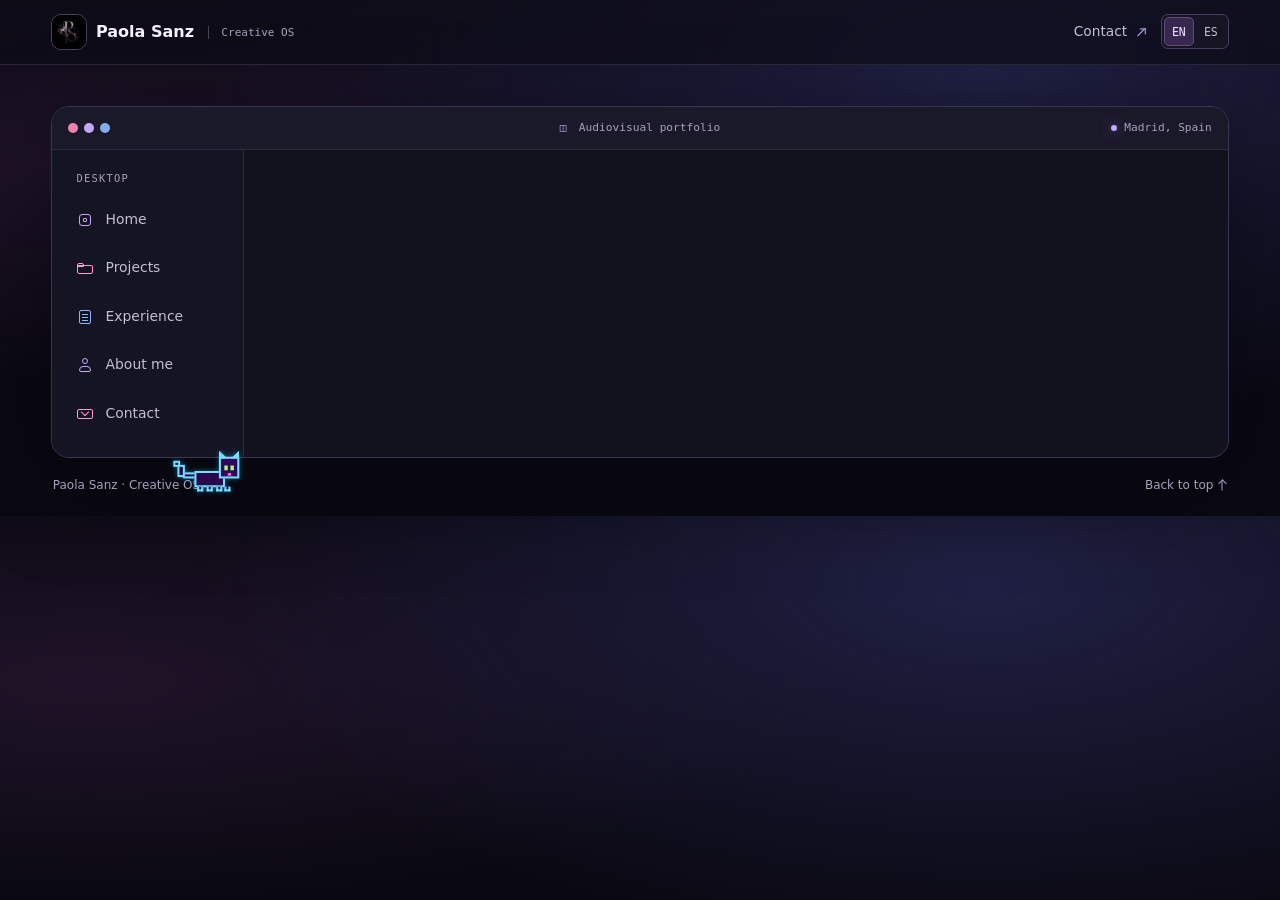
<file: src/layout.html>
<!doctype html>
<html lang="en">
<head>
  <meta charset="utf-8">
  <meta name="viewport" content="width=device-width, initial-scale=1">
  <meta name="description" content="Paola Sanz’s audiovisual portfolio. Content creation, video editing and documentary photography." data-copy-content="description">
  <meta name="robots" content="noindex, nofollow, noarchive">
  <meta name="theme-color" content="#0b0b14">
  <link rel="icon" href="/assets/logo-ps.webp" type="image/webp">
  <link rel="stylesheet" href="/style.css?v=16">
  <!-- ENTRY_SCRIPT -->
  <script src="/content.js?v=28" defer></script>
  <script src="/app.js?v=14" defer></script>
  <script src="/paobot-motion.js?v=1" defer></script>
  <script src="/paobot.js?v=4" defer></script>
  <!-- PAGE_TITLE -->
</head>
<body>
  <!-- ENTRY_SCREENS -->
  <a class="skip" href="#contenido" data-copy="skipContent">Skip to content</a>
  <header class="topbar" id="inicio">
    <div class="topbar-inner">
      <a class="brand" href="/" data-nav="home" aria-label="Paola Sanz, home" data-copy-aria="brandHome">
        <img src="/assets/logo-ps.webp" alt="" width="36" height="36">
        <span>Paola Sanz</span><span class="brand-os">Creative OS</span>
      </a>
      <div class="top-actions">
        <a class="top-contact" href="/contacto/" data-nav="contact"><span data-copy="contact">Contact</span> <span aria-hidden="true"><i class="arrow northeast"></i></span></a>
        <div class="language-switch" role="group" aria-label="Language" data-copy-aria="language" hidden>
          <button type="button" data-language="en" lang="en" aria-label="English" aria-pressed="true">EN</button>
          <button type="button" data-language="es" lang="es" aria-label="Español" aria-pressed="false">ES</button>
        </div>
      </div>
    </div>
  </header>
  <main id="contenido" class="workspace" tabindex="-1">
    <div class="window">
      <div class="window-bar">
        <div class="traffic" aria-hidden="true"><i></i><i></i><i></i></div>
        <span class="window-title"><span aria-hidden="true">◫</span> <span data-copy="portfolio">Audiovisual portfolio</span></span>
        <span class="window-state"><i aria-hidden="true"></i> <span data-copy="location">Madrid, Spain</span></span>
      </div>
      <div class="window-body">
        <aside class="sidebar" aria-label="Portfolio shortcuts" data-copy-aria="portfolioShortcuts">
          <nav class="sidebar-nav" aria-label="Main navigation" data-copy-aria="mainNavigation">
            <p class="mini-label" data-copy="desktopLabel">DESKTOP</p>
            <a href="/" data-nav="home"><span class="nav-icon home-icon" aria-hidden="true"></span> <span data-copy="home">Home</span></a>
            <a href="/proyectos/" data-nav="projects"><span class="nav-icon folder-icon" aria-hidden="true"></span> <span data-copy="projects">Projects</span></a>
            <a href="/experiencia/" data-nav="experience"><span class="nav-icon list-icon" aria-hidden="true"></span> <span data-copy="experience">Experience</span></a>
            <a href="/sobre-mi/" data-nav="about"><span class="nav-icon person-icon" aria-hidden="true"></span> <span data-copy="about">About me</span></a>
            <a href="/contacto/" data-nav="contact"><span class="nav-icon mail-icon" aria-hidden="true"></span> <span data-copy="contact">Contact</span></a>
          </nav>
        </aside>
        <div class="window-content">
          <!-- PAGE_CONTENT -->
        </div>
      </div>
    </div>
    <footer class="footer"><span>Paola Sanz · Creative OS</span><a href="#inicio"><span data-copy="backTop">Back to top</span> <span aria-hidden="true"><i class="arrow up"></i></span></a></footer>
  </main>

  <aside class="paobot" id="paobot-dock" aria-label="PaoBot" hidden>
    <div class="paobot-track">
      <button class="paobot-launch" id="paobot" type="button" aria-label="PaoBot" aria-expanded="false" aria-controls="paobot-panel">
        <span class="paobot-facing" aria-hidden="true">
          <span class="pixel-cat">
            <span class="pixel-tail"></span>
            <span class="pixel-body"></span>
            <span class="pixel-head">
              <span class="pixel-ear"></span><span class="pixel-ear"></span>
              <span class="pixel-eye"></span><span class="pixel-eye"></span>
              <span class="pixel-nose"></span><span class="pixel-tongue"></span>
            </span>
            <span class="pixel-leg"></span><span class="pixel-leg"></span>
            <span class="pixel-leg"></span><span class="pixel-leg"></span>
          </span>
        </span>
      </button>
    </div>
    <div class="paobot-panel" id="paobot-panel" hidden>
      <div class="paobot-header">
        <strong>PaoBot</strong>
        <button class="icon-button" id="paobot-close" type="button" aria-label="Hide PaoBot message" data-copy-aria="paobotClose">×</button>
      </div>
      <div class="paobot-body">
        <div class="paobot-intro" id="paobot-intro" hidden>
          <p lang="en">Use EN or ES at the top to change languages.</p>
          <p lang="es">Usa EN o ES arriba para cambiar de idioma.</p>
          <p data-copy="paobotHomeHint">Double-tap me if you want me to stay on Home.</p>
        </div>
        <p id="paobot-message" role="status"></p>
        <div class="paobot-controls">
          <button class="outline-button" id="paobot-language" type="button" data-copy="paobotLanguage" hidden>Show language switch</button>
          <a class="primary-button" id="paobot-contact" href="/contacto/" data-copy="paobotContactLink" hidden>Contact Paola</a>
          <button class="outline-button" id="paobot-next" type="button" data-copy="paobotNext" hidden>Another thought</button>
          <button class="outline-button" id="paobot-home" type="button">Stay on Home</button>
        </div>
      </div>
    </div>
  </aside>

  <dialog class="case-window" id="case-window" aria-labelledby="case-title">
    <div class="case-toolbar">
      <span><span class="nav-icon folder-icon" aria-hidden="true"></span> <span data-copy="projects">Projects</span></span>
      <button id="close-case" class="icon-button" type="button" aria-label="Close project" data-copy-aria="closeCase" autofocus>×</button>
    </div>
    <div class="case-scroll" id="case-content"></div>
  </dialog>
</body>
</html>
</file>
<file: style.css>
:root {
  color-scheme: dark;
  --page: #0a0912;
  --surface: #12121e;
  --raised: #1a1929;
  --line: #2d2b43;
  --ink: #f6f1ff;
  --text: #c3bfd4;
  --muted: #a7a0bb;
  --lavender: #c7a8ff;
  --pink: #ff9dcc;
  --blue: #92b4ff;
  --mono: "IBM Plex Mono", "SFMono-Regular", Consolas, monospace;
  --interface: Geist, Inter, "Aptos", system-ui, sans-serif;
  font: 16px/1.55 var(--interface);
}

*, *::before, *::after { box-sizing: border-box; }
html { scroll-behavior: smooth; }
body {
  margin: 0;
  color: var(--ink);
  background:
    radial-gradient(ellipse at 77% 13%, #202044 0, transparent 49rem),
    radial-gradient(ellipse at 7% 32%, #201329 0, transparent 46rem), var(--page);
}
body:has(dialog[open]) { overflow: hidden; }
img { display: block; max-width: 100%; }
a { color: inherit; text-decoration: none; }
button { color: inherit; font: inherit; }
p, h1, h2, h3, figure { margin: 0; }
p { color: var(--text); }
button, a { -webkit-tap-highlight-color: transparent; }
button { cursor: pointer; }
:focus-visible { outline: 2px solid var(--blue); outline-offset: 4px; }
[hidden] { display: none !important; }
.skip { position: fixed; z-index: 8; top: .5rem; left: .5rem; background: var(--ink); color: var(--page); padding: .65rem 1rem; border-radius: .5rem; transform: translateY(-150%); }
.skip:focus { transform: translateY(0); }

.topbar { background: #0e0d18b0; border-bottom: 1px solid #29273b; }
.topbar-inner {
  margin: auto;
  max-width: 1500px;
  min-height: 64px;
  display: grid;
  grid-template-columns: 1fr auto;
  align-items: center;
  padding: 0 clamp(16px, 4vw, 56px);
  gap: 1.25rem;
}
.brand { display: inline-flex; align-items: center; gap: .55rem; justify-self: start; font-weight: 730; white-space: nowrap; }
.brand img { border: 1px solid #49405e; border-radius: 10px; object-fit: cover; }
.brand-os { margin-left: .35rem; padding-left: .75rem; border-left: 1px solid #484157; color: var(--muted); font: .69rem var(--mono); }
.top-contact { color: var(--text); font-size: .86rem; padding: .7rem 0; white-space: nowrap; }
.top-contact:hover, .top-contact[aria-current] { color: var(--lavender); }
.top-actions { display: flex; align-items: center; gap: .9rem; justify-self: end; }
.top-contact > span[aria-hidden] { padding-left: .3rem; color: var(--lavender); }
.workspace { max-width: 1500px; padding: clamp(19px, 3.2vw, 44px) clamp(13px, 4vw, 56px) 0; margin: auto; }
.window { border: 1px solid #3a3553; border-radius: 18px; overflow: clip; background: var(--surface); box-shadow: 0 26px 100px #05040c77; }
.window-bar {
  display: grid; grid-template-columns: 1fr auto 1fr; align-items: center;
  min-height: 43px; gap: 12px; padding: 0 16px;
  border-bottom: 1px solid var(--line); background: #1a1929;
}
.traffic { display: flex; gap: 6px; }
.traffic i { width: 10px; height: 10px; border-radius: 50%; background: #ee81a8; }
.traffic i:nth-child(2) { background: #c4a7fa; }
.traffic i:nth-child(3) { background: #83abf0; }
.window-title, .window-state, .mini-label { font: .7rem var(--mono); color: var(--muted); }
.window-title { white-space: nowrap; }
.window-title > span[aria-hidden] { color: var(--lavender); padding-right: .35rem; }
.window-state { justify-self: end; display: flex; align-items: center; gap: .45rem; white-space: nowrap; }
.window-state i, .hero-tag > span[aria-hidden], .preview-bar i { width: 6px; height: 6px; border-radius: 50%; background: var(--lavender); box-shadow: 0 0 12px #b980ff99; }
.window-body { display: grid; grid-template-columns: clamp(155px, 15vw, 210px) minmax(0, 1fr); }
.sidebar { border-right: 1px solid var(--line); background: #151422; }
.sidebar-nav { position: sticky; top: 1rem; display: grid; gap: .32rem; padding: 22px 13px; }
.mini-label { padding: 0 .7rem .55rem; font-size: .65rem; letter-spacing: .12em; }
.sidebar a { display: flex; align-items: center; gap: .78rem; padding: .62rem .68rem; font-size: .87rem; color: var(--text); border: 1px solid transparent; border-radius: .55rem; }
.sidebar a:hover { background: #252139; color: var(--ink); }
.sidebar a[aria-current] { background: #2c2346; border-color: #443362; color: #ede2ff; }
.nav-icon { position: relative; width: 16px; height: 16px; display: inline-block; flex: 0 0 auto; color: var(--lavender); }
.home-icon::before { content: ""; position: absolute; inset: 2px; border: 1px solid currentColor; border-radius: 3px; }
.home-icon::after { content: ""; position: absolute; inset: 6px; border: 1px solid currentColor; border-radius: 1px; }
.folder-icon { color: var(--pink); }
.folder-icon::before { content: ""; position: absolute; inset: 5px 0 2px; border: 1px solid currentColor; border-radius: 2px; }
.folder-icon::after { content: ""; position: absolute; width: 7px; height: 4px; top: 3px; left: 0; border: 1px solid currentColor; border-radius: 2px 2px 0 0; }
.list-icon { color: var(--blue); }
.list-icon::before { content: ""; position: absolute; inset: 1px 2px; border: 1px solid currentColor; border-radius: 2px; }
.list-icon::after { content: ""; position: absolute; left: 5px; top: 5px; width: 6px; height: 1px; background: currentColor; box-shadow: 0 3px, 0 6px; }
.person-icon::before { content: ""; position: absolute; inset: 1px 5px 9px; border: 1px solid currentColor; border-radius: 50%; }
.person-icon::after { content: ""; position: absolute; inset: 9px 2px 1px; border: 1px solid currentColor; border-radius: 6px 6px 3px 3px; }
.mail-icon { color: var(--pink); }
.mail-icon::before { content: ""; position: absolute; inset: 3px 0; border: 1px solid currentColor; border-radius: 2px; }
.mail-icon::after { content: ""; position: absolute; top: 3px; left: 5px; width: 6px; height: 6px; transform: rotate(45deg); border: solid currentColor; border-width: 0 1px 1px 0; }
.window-content { min-width: 0; }

.hero {
  position: relative; isolation: isolate; display: grid; align-items: center;
  grid-template-columns: minmax(0, 1.25fr) minmax(200px, .75fr); gap: clamp(1.1rem, 4vw, 4rem);
  min-height: 420px; padding: clamp(28px, 5vw, 66px) clamp(24px, 5vw, 64px);
  border-bottom: 1px solid var(--line);
  background: radial-gradient(ellipse at 70% 30%, #33204d85, transparent 67%), linear-gradient(132deg, #1d162f 0%, #151323 53%, #191d38);
}
.hero::before {
  content: ""; position: absolute; inset: 0; z-index: -1; pointer-events: none;
  background: linear-gradient(#d6b8ff10 1px, transparent 1px), linear-gradient(90deg, #d6b8ff10 1px, transparent 1px);
  background-size: 32px 32px; mask-image: linear-gradient(110deg, transparent 6%, #000 76%);
}
.hero-copy { min-width: 0; animation: enter .55s ease both; }
.hero-tag { display: flex; align-items: center; gap: .6rem; color: #d9bfff; font: .72rem var(--mono); letter-spacing: .14em; margin-bottom: 1.05rem; }
.hero h1, .content-section h1, h2 { letter-spacing: -.055em; }
.hero h1 { white-space: nowrap; line-height: .98; font-size: clamp(2.5rem, 5.9vw, 6rem); font-weight: 760; }
.hero h1 em { font-style: normal; color: var(--lavender); background: linear-gradient(112deg, #e0c9ff 7%, #bba5ff 65%, #9ab9ff); background-clip: text; -webkit-text-fill-color: transparent; }
.hero-role { margin-top: .9rem; font-size: clamp(1.05rem, 1.75vw, 1.58rem); color: var(--ink); font-weight: 625; letter-spacing: -.035em; }
.hero-summary { margin-top: .8rem; max-width: 39ch; font-size: clamp(.9rem, 1.3vw, 1.02rem); }
.primary-button {
  display: inline-flex; align-items: center; justify-content: center; gap: .75rem;
  width: fit-content; min-height: 44px; padding: .65rem .9rem; border: 1px solid #e2d0ff;
  background: #cbb0ff; color: #1b112c; border-radius: .54rem; font-size: .86rem; font-weight: 750;
  transition: background .2s ease, box-shadow .2s ease, transform .2s ease;
}
.primary-button:hover { background: #e3d4ff; box-shadow: 0 6px 24px #b58bff40; transform: translateY(-2px); }
.primary-button > span[aria-hidden] { font-size: 1.2em; line-height: 1; }
.hero-actions { display: flex; flex-wrap: wrap; gap: .6rem; align-items: center; margin-top: 1.35rem; }
.hero-visual {
  position: relative; width: min(100%, 352px); margin-inline: auto;
  border: 1px solid #625482; border-radius: 13px; padding: 0 7px;
  background: #1b172a; box-shadow: 0 18px 44px #0a051b9a, 0 0 32px #a365fc1f;
  animation: enter .65s .07s ease both;
}
.preview-bar, .film-strip { min-height: 28px; display: flex; justify-content: space-between; align-items: center; padding: 0 4px; }
.preview-bar { color: #d6cce8; font: .66rem var(--mono); }
.preview-bar span:first-child { display: flex; align-items: center; gap: .45rem; }
.preview-bar i { width: 5px; height: 5px; background: var(--pink); }
.portrait-frame { position: relative; overflow: hidden; aspect-ratio: 1.13; background: #241636; border-radius: 6px; }
.portrait-frame img { width: 100%; height: 100%; object-fit: cover; object-position: 50% 42%; }
.focus-mark { position: absolute; right: 10px; bottom: 10px; width: 13px; height: 13px; border: solid #f7ddffb3; border-width: 0 1px 1px 0; }
.film-strip { gap: 5px; min-height: 20px; }
.film-strip i { flex: 1 1 0; max-width: 13px; height: 4px; border-radius: 2px; background: #494060; }
.film-strip i.current-frame { background: var(--lavender); }
.portrait-controls {
  display: grid;
  grid-template-columns: auto minmax(0, 1fr) auto auto;
  align-items: center;
  gap: clamp(.2rem, 1vw, .6rem);
  padding-block: .3rem;
}
.portrait-controls .icon-button { width: 36px; min-height: 34px; }
.portrait-controls .film-strip {
  min-width: 0;
  padding-inline: 0;
  gap: clamp(2px, .45vw, 5px);
  justify-content: flex-start;
}
.portrait-count { color: #d6cce8; font: .7rem var(--mono); white-space: nowrap; }
@media (pointer: coarse), (max-width: 600px) {
  .portrait-controls .icon-button { width: 44px; min-height: 44px; }
}
@keyframes enter { from { opacity: 0; transform: translateY(10px); } to { opacity: 1; transform: none; } }

.content-section { padding: clamp(28px, 4vw, 54px) clamp(24px, 5vw, 64px); scroll-margin-top: 1rem; border-bottom: 1px solid var(--line); }
.section-head { display: flex; justify-content: space-between; align-items: flex-end; gap: .5rem 1.1rem; flex-wrap: wrap; margin-bottom: 1.2rem; }
.content-section h1, h2 { font-size: clamp(1.85rem, 3.25vw, 2.8rem); line-height: 1.1; font-weight: 730; }
.section-head p, .contact p { margin-top: .45rem; font-size: .94rem; }
.project-count { color: var(--muted); font: .68rem var(--mono); white-space: nowrap; padding-bottom: .25rem; }
.filters { display: flex; flex-wrap: wrap; gap: .45rem; margin-bottom: 1.1rem; }
.filters button, .copy-email, .outline-button {
  border: 1px solid #403750; border-radius: .5rem; background: #1b192b; color: var(--text);
  min-height: 41px; padding: .43rem .75rem; font-size: .8rem; transition: background .18s ease, border-color .18s ease;
}
.filters button[aria-pressed="true"] { background: #382853; border-color: #7757aa; color: #f0e2ff; }
.filters button:hover, .copy-email:hover, .outline-button:hover { background: #2b2241; color: var(--ink); border-color: #7c659b; }
.project-grid { display: grid; grid-template-columns: repeat(3, minmax(0, 1fr)); gap: .9rem; }
.project-card { min-width: 0; position: relative; border: 1px solid #38324d; border-radius: .72rem; background: #191826; overflow: hidden; transition: transform .2s ease, border-color .2s ease, box-shadow .2s ease; }
.project-card:hover, .project-card:focus-within { transform: translateY(-3px); border-color: #8666b3; box-shadow: 0 9px 24px #05031075; }
.card-art { position: relative; aspect-ratio: 1.69; overflow: hidden; background: #24203e; }
.card-art img { width: 100%; height: 100%; object-fit: cover; object-position: 50% var(--card-y, 50%); }
.card-art::after { content: ""; position: absolute; inset: 0; pointer-events: none; background: linear-gradient(180deg, #170e2d22 0, transparent 50%, #0806105c); }
.card-type { position: absolute; z-index: 1; bottom: 8px; left: 8px; display: flex; gap: .35rem; align-items: center; background: #100e1de8; color: #f3ecff; border: 1px solid #ffffff36; border-radius: 5px; padding: 4px 6px; font: .65rem var(--mono); }
.card-type span { color: var(--lavender); }
.card-body { display: grid; grid-template-columns: 1fr auto; gap: 0 .5rem; align-items: end; padding: .75rem .8rem .85rem; }
.card-body p { grid-column: 1 / -1; color: var(--muted); font-size: .73rem; margin-bottom: .18rem; }
.card-body h3 { color: var(--ink); font-size: .98rem; font-weight: 660; line-height: 1.28; letter-spacing: -.013em; }
.card-body > span { align-self: center; color: var(--lavender); }
.card-link::after { content: ""; position: absolute; inset: 0; z-index: 2; }
.card-link:focus-visible { outline: none; }
.project-card:has(.card-link:focus-visible) { outline: 2px solid var(--blue); outline-offset: 3px; }
.art-editorial, .art-audio { display: grid; place-items: center; }
.art-editorial { background: radial-gradient(ellipse at 63% 31%, #513360 0, #222342 70%); }
.art-audio { background: radial-gradient(ellipse at 72% 47%, #462948 0, #231a36 58%, #1a1730); }
.art-mark { font: 2.6rem var(--mono); color: #f1d3ff; text-shadow: 0 0 24px #d8a8ff75; }
.art-audio .art-mark { letter-spacing: .13em; color: #ffb9dc; }
.art-editorial::before, .art-audio::before { content: ""; position: absolute; inset: 0; background: repeating-linear-gradient(0deg, #f0d7ff10 0 1px, transparent 1px 14px); }

.timeline { border-top: 1px solid var(--line); margin-top: .35rem; }
.timeline article { display: grid; grid-template-columns: minmax(155px, 24%) minmax(0, 1fr); gap: .45rem 1.1rem; border-bottom: 1px solid var(--line); padding: 1rem 0; }
.timeline .time { color: var(--lavender); font: .74rem/1.5 var(--mono); padding-top: .18rem; }
.timeline h3, .tools-panel h3 { font-size: 1rem; line-height: 1.4; font-weight: 690; }
.timeline p, .about-grid p { font-size: .94rem; }
.timeline .role { color: var(--blue); font-size: .8rem; margin: .17rem 0 .42rem; }
.about-grid { display: grid; grid-template-columns: minmax(0, 1.15fr) minmax(0, .85fr); gap: 1.25rem 2rem; align-items: start; }
.about-grid p + p { margin-top: .75rem; }
.tools-panel { border: 1px solid var(--line); border-radius: .7rem; padding: .8rem .95rem; background: #1b192a; }
.tags { display: flex; flex-wrap: wrap; gap: .37rem; list-style: none; padding: 0; margin: .52rem 0 0; }
.tags li { border: 1px solid #4c3a68; border-radius: .36rem; padding: .23rem .46rem; color: #eee1ff; background: #302442; font: .73rem/1.4 var(--mono); }
.contact { display: flex; align-items: center; gap: .7rem; flex-wrap: wrap; border-bottom: 0; background: linear-gradient(115deg, #201831, #171928 87%); }
.contact > div { flex: 1 1 240px; }
.copy-email { min-height: 44px; }
#copy-status:empty { display: none; }
#copy-status { flex-basis: 100%; color: var(--blue); font-size: .82rem; overflow-wrap: anywhere; }
.footer { display: flex; justify-content: space-between; gap: .75rem; color: var(--muted); padding: 1.1rem .1rem 1.35rem; font-size: .75rem; }
.footer a:hover { color: var(--lavender); }

.case-window { width: min(calc(100% - 2rem), 840px); max-width: none; max-height: 90dvh; padding: 0; color: var(--ink); background: #151422; border: 1px solid #645385; border-radius: 14px; box-shadow: 0 25px 100px #000c; overflow: hidden; }
.case-window[open] { display: flex; flex-direction: column; animation: enter .25s ease both; }
.case-window::backdrop { background: #080710cf; backdrop-filter: blur(6px); }
.case-toolbar { display: flex; flex: 0 0 auto; min-height: 43px; justify-content: space-between; align-items: center; padding-inline: 1rem .48rem; border-bottom: 1px solid #423755; background: #211d32; }
.case-toolbar > span { display: flex; align-items: center; gap: .6rem; font: .74rem var(--mono); color: var(--text); }
.icon-button { border: 1px solid transparent; background: transparent; border-radius: .5rem; height: 44px; min-width: 44px; display: grid; place-items: center; font-size: 1.4rem; line-height: 1; }
.icon-button:hover { background: #382944; border-color: #574468; }
.case-scroll { min-height: 0; overflow: auto; overscroll-behavior: contain; padding: clamp(16px, 4vw, 30px); }
.case-heading { margin-bottom: 1.05rem; }
.case-heading p { color: var(--lavender); font: .73rem/1.5 var(--mono); margin-bottom: .45rem; }
.case-heading h2 { font-size: clamp(1.65rem, 4vw, 2.7rem); }
.case-layout { display: grid; grid-template-columns: minmax(0, 1.04fr) minmax(0, .96fr); align-items: start; gap: 1.2rem; }
.case-layout.text-only { grid-template-columns: 1fr; }
.case-media { min-width: 0; }
.case-video { display: block; width: 100%; max-height: min(60vh, 500px); aspect-ratio: 9 / 16; object-fit: contain; background: #0b0a12; border: 1px solid var(--line); border-radius: .55rem; }
.case-copy { min-width: 0; }
.case-copy p { font-size: .92rem; }
.case-copy p + p { margin-top: .65rem; }
.case-listen { margin-top: .85rem; }
.case-copy h3 { font-size: .94rem; margin: .95rem 0 .3rem; }
.case-copy .media-note, .video-error { color: var(--muted); margin-top: .85rem; font-size: .82rem; }
.video-error a { color: var(--lavender); text-decoration: underline; }
.instagram-post { margin-top: 1.3rem; padding: clamp(.85rem, 3vw, 1.25rem); border: 1px solid var(--line); border-radius: .65rem; background: #1b192b; }
.instagram-post-heading { display: flex; align-items: center; justify-content: space-between; flex-wrap: wrap; gap: .65rem 1rem; margin-bottom: .85rem; }
.instagram-post-heading h3 { font-size: 1rem; }
.instagram-post-translation { margin-bottom: .65rem; color: var(--muted); font: .72rem/1.5 var(--mono); }
.instagram-post-copy { max-width: 65ch; font-size: .92rem; }
.instagram-post-copy p + p { margin-top: .65rem; }
.instagram-post-hashtags { display: flex; flex-wrap: wrap; gap: .3rem .85rem; margin-top: .85rem; overflow-wrap: anywhere; font-size: .84rem; }
.instagram-post-copy a, .instagram-post-hashtags a { color: var(--lavender); text-decoration: underline; text-underline-offset: .2em; }
.gallery-stage { position: relative; display: grid; place-items: center; min-height: 150px; aspect-ratio: 1.2; border: 1px solid var(--line); border-radius: .55rem; background: #0b0a12; overflow: hidden; }
.gallery-stage img { width: 100%; height: 100%; position: absolute; object-fit: contain; }
.gallery-controls { display: grid; grid-template-columns: 44px 1fr 44px; align-items: center; text-align: center; margin: .25rem 0; }
.gallery-count { font: .76rem var(--mono); color: var(--text); }
.gallery-thumbs { display: grid; grid-template-columns: repeat(6, minmax(0, 1fr)); gap: 5px; }
.gallery-thumbs button { border: 1px solid var(--line); border-radius: 5px; padding: 2px; background: #201a30; min-height: 43px; min-width: 0; }
.gallery-thumbs img { width: 100%; height: 34px; object-fit: cover; border-radius: 3px; }
.gallery-thumbs button[aria-current="true"] { border-color: var(--lavender); background: #49326c; }
.gallery-caption { margin-top: .55rem; font-size: .76rem; color: var(--muted); }

@media (max-width: 1050px) {
  .hero { padding-inline: clamp(24px, 4vw, 50px); }
  .content-section { padding-inline: clamp(24px, 4vw, 50px); }
}
@media (max-width: 800px) {
  .sidebar { border-right: 0; border-bottom: 1px solid var(--line); }
  .sidebar-nav { position: static; display: flex; flex-wrap: wrap; gap: .15rem .25rem; padding: .2rem .55rem; }
  .sidebar-nav .mini-label { display: none; }
  .sidebar a { min-height: 44px; gap: .38rem; padding: .35rem .5rem; font-size: .79rem; }
  .window-body { display: block; }
  .hero { min-height: 360px; }
  .hero h1 { font-size: clamp(2.45rem, 8.25vw, 4.8rem); }
}
@media (max-width: 600px) {
  .topbar-inner { grid-template-columns: 1fr auto; gap: .15rem .5rem; padding-block: 8px 3px; }
  .top-actions { grid-column: 2; grid-row: 1; gap: .6rem; }
  .brand-os { display: none; }
  .window { border-radius: 13px; }
  .window-bar { min-height: 38px; padding-inline: 11px; gap: 6px; }
  .window-title, .window-state { font-size: .6rem; }
  .traffic { gap: 4px; }
  .traffic i { width: 8px; height: 8px; }
  .hero { grid-template-columns: minmax(0, 1fr); padding: 25px 18px 21px; gap: 1.28rem; }
  .hero h1 { font-size: clamp(2.7rem, 12vw, 4.5rem); }
  .hero-role { margin-top: .65rem; }
  .hero-actions { margin-top: 1rem; }
  .hero-visual { width: 100%; }
  .portrait-frame { aspect-ratio: 1.62; }
  .content-section { padding: 25px 18px; }
  .project-grid { grid-template-columns: repeat(2, minmax(0, 1fr)); gap: .65rem; }
  .card-body { padding: .62rem .59rem; }
  .card-body h3 { font-size: .9rem; }
  .card-body p { font-size: .66rem; }
  .filters button { min-height: 44px; padding-inline: .64rem; }
  .timeline article, .about-grid, .case-layout { grid-template-columns: minmax(0, 1fr); }
  .case-window { width: calc(100% - 1.15rem); max-height: 92dvh; }
  .case-video { max-height: 51dvh; }
}
@media (max-width: 355px) {
  .brand-os, .window-state { display: none; }
  .project-grid { grid-template-columns: minmax(0, 1fr); }
}
@media (prefers-reduced-motion: reduce) {
  *, *::before, *::after { scroll-behavior: auto !important; animation: none !important; transition: none !important; }
}

.arrow { width: 10px; height: 1px; display: inline-block; position: relative; vertical-align: middle; background: currentColor; }
.arrow::after { content: ""; width: 6px; height: 6px; position: absolute; right: 0; top: 50%; border: solid currentColor; border-width: 1px 1px 0 0; transform: translateY(-50%) rotate(45deg); }
.arrow.northeast { transform: rotate(-45deg); }
.arrow.southeast { transform: rotate(45deg); }
.arrow.up { transform: rotate(-90deg); }
@media (min-width: 801px) {
  .hero { padding-block: clamp(28px, 3.55vw, 50px); }
}

.entry-screen { display: none; }
.entry-pending .entry-screen {
  display: grid;
  place-items: center;
  min-height: 100vh;
  min-height: 100dvh;
  padding: clamp(16px, 4vw, 42px);
  background:
    radial-gradient(ellipse at 50% 44%, #33204788, transparent 69%),
    repeating-linear-gradient(0deg, #c5a9ff0c 0 1px, transparent 1px 32px),
    repeating-linear-gradient(90deg, #c5a9ff0c 0 1px, transparent 1px 32px),
    linear-gradient(135deg, #100d1b, #0a0912 56%, #14192d);
}
.entry-pending .skip, .entry-pending .topbar, .entry-pending .workspace { display: none; }

.entry-window {
  width: min(100%, 535px);
  overflow: hidden;
  border: 1px solid #57486e;
  border-radius: 16px;
  background: #161321;
  box-shadow: 0 28px 85px #05040dbb, 0 0 58px #a778ff20;
  animation: enter .44s ease both;
}
.entry-content {
  display: grid;
  justify-items: center;
  padding: clamp(26px, 5vw, 46px) clamp(16px, 5vw, 40px);
  text-align: center;
  background: radial-gradient(ellipse at 50% 16%, #422b5b70, transparent 64%);
}
.entry-logo {
  display: grid;
  place-items: center;
  width: clamp(94px, 19vw, 120px);
  aspect-ratio: 1;
  border: 1px solid #9f73cb60;
  border-radius: 26%;
  background: #1f152e;
  box-shadow: 0 0 38px #b381f447;
}
.entry-logo img { width: 88%; height: auto; border-radius: 22%; }
.entry-progress {
  width: 90px;
  height: 2px;
  margin: 20px 0 19px;
  border-radius: 4px;
  background: linear-gradient(90deg, var(--pink), var(--lavender), var(--blue));
  box-shadow: 0 0 14px #c2a7ff7d;
  animation: entry-progress .7s cubic-bezier(.25, .7, .35, 1) both;
}
.entry-content h1 { font-size: clamp(2.4rem, 9vw, 4rem); line-height: 1; font-weight: 750; letter-spacing: -.056em; }
.entry-content h1 em { font-style: normal; color: var(--lavender); }
.entry-role { margin-top: .6rem; font-size: clamp(.9rem, 3vw, 1.04rem); }
.entry-motto { margin: .8rem 0 1.4rem; color: var(--blue); font: .76rem/1.6 var(--mono); }
@keyframes entry-progress { from { transform: scaleX(.08); opacity: .5; } to { transform: scaleX(1); opacity: 1; } }

@media (max-height: 480px) {
  .entry-pending .entry-screen { padding-block: 12px; }
  .entry-window .window-bar { min-height: 36px; }
  .entry-content { padding-block: 14px; }
  .entry-logo { width: 62px; }
  .entry-progress { margin-block: 10px; }
  .entry-content h1 { font-size: clamp(2rem, 8vw, 2.75rem); }
  .entry-role { margin-top: .4rem; }
  .entry-motto { margin: .55rem 0 .75rem; }
}

.entry-pending.boot-pending .welcome-screen,
.entry-pending:not(.boot-pending) .boot-screen { display: none; }

.boot-content {
  display: grid;
  justify-items: center;
  gap: 18px;
  width: min(100%, 500px);
}
.boot-heading { text-align: center; }
.boot-label { color: var(--blue); font: .7rem/1.5 var(--mono); letter-spacing: .17em; }
.boot-heading h1 { font-size: clamp(2.2rem, 8vw, 3.6rem); line-height: 1.05; font-weight: 750; letter-spacing: -.055em; margin-block: .35rem; }
.boot-heading h1 em { font-style: normal; color: var(--lavender); }
.boot-role { font-size: .9rem; }

.boot-window { background: #11101d; animation: none; }
.boot-terminal { padding: clamp(14px, 4vw, 24px); }
.boot-log {
  list-style: none;
  padding: 0;
  margin: 0 0 .75rem;
  min-height: 6em;
  color: var(--text);
  font: clamp(.72rem, 2.85vw, .85rem)/1.5 var(--mono);
}
.boot-log li::before { content: "›"; color: var(--lavender); margin-right: .55rem; }
.boot-log li:last-child { color: var(--blue); }
.boot-terminal progress {
  display: block;
  width: 100%;
  height: 5px;
  appearance: none;
  border: 0;
  border-radius: 4px;
  overflow: hidden;
  background: #302941;
  color: var(--lavender);
}
.boot-terminal progress::-webkit-progress-bar { background: #302941; }
.boot-terminal progress::-webkit-progress-value { background: linear-gradient(90deg, var(--pink), var(--lavender), var(--blue)); transition: width .2s ease; }
.boot-terminal progress::-moz-progress-bar { background: linear-gradient(90deg, var(--pink), var(--lavender), var(--blue)); }
.boot-skip { min-height: 44px; background: #1a1628; }
@media (max-height: 480px) {
  .boot-content { gap: 10px; }
  .boot-heading h1 { font-size: clamp(2rem, 8vw, 2.7rem); }
  .boot-terminal { padding-block: 12px; }
}

.language-switch {
  justify-self: end;
  display: inline-flex;
  gap: 2px;
  padding: 2px;
  border: 1px solid #493d60;
  border-radius: 7px;
  background: #171524;
}
.language-switch button {
  min-width: 30px;
  min-height: 29px;
  padding: 0 .3rem;
  border: 1px solid transparent;
  border-radius: 5px;
  color: var(--text);
  background: transparent;
  font: .72rem var(--mono);
}
.language-switch button:hover { color: var(--ink); background: #262039; }
.language-switch button[aria-pressed="true"] { color: #f3e8ff; background: #382850; border-color: #614c80; }
.language-switch button:focus-visible { outline-offset: -1px; }
.entry-window .window-bar:has(.language-switch) { padding-block: 4px; }
@media (pointer: coarse), (max-width: 600px) {
  .language-switch button { min-width: 35px; min-height: 36px; }
}
@media (max-width: 760px) {
  .brand-os { display: none; }
}

.journal-strip {
  display: flex;
  align-items: flex-end;
  justify-content: space-between;
  flex-wrap: wrap;
  gap: .85rem 1.25rem;
  padding: 1.3rem clamp(24px, 5vw, 64px);
  border-bottom: 1px solid var(--line);
  background: radial-gradient(ellipse at 85% 0%, #33365788, transparent 75%), #20182f;
}
.journal-strip > div { flex: 1 1 16rem; }
.journal-strip h2 { font-size: clamp(1.25rem, 2.6vw, 1.8rem); margin: .3rem 0; }
.journal-label { color: var(--lavender); font: .73rem var(--mono); }
.journal-description { max-width: 56ch; font-size: .89rem; }
.link-button { display: inline-flex; align-items: center; gap: .65rem; min-height: 44px; width: fit-content; }

.card-body .card-status { color: var(--lavender); }
.art-reel, .art-photo, .art-journal, .art-indie { display: grid; place-items: center; }
.art-reel { background: radial-gradient(ellipse at 70% 36%, #584066, #29203c 69%); }
.art-photo { background: radial-gradient(ellipse at 35% 70%, #634d78, #353257 64%); }
.art-journal { background: radial-gradient(ellipse at 75% 30%, #4b5184, #25253e 66%); }
.art-indie { background: radial-gradient(ellipse at 65% 40%, #4d3863, #251b35 69%); }
.indie-wordmark { color: #f0d4ff; font-family: var(--interface); font-size: clamp(.95rem, 2vw, 1.55rem); font-weight: 800; letter-spacing: -.035em; text-shadow: 0 0 25px #eaf2ff60; }
.card-art.art-logo { background: #0a0810; }
.card-art.art-logo img { object-fit: contain; }
.card-art.art-logo::after { background: none; }
.case-still { background: #0b0a12; border: 1px solid var(--line); border-radius: .55rem; }
.case-still img { width: 100%; height: clamp(180px, 35vw, 350px); object-fit: contain; border-radius: inherit; }
.case-video-wide { aspect-ratio: 16 / 9; max-height: min(52dvh, 500px); }
.related-projects { list-style: none; padding: 0; margin: .35rem 0 0; }
.related-projects a { display: inline-flex; gap: .6rem; align-items: baseline; color: var(--lavender); text-decoration: underline; text-underline-offset: .16em; font-size: .87rem; min-height: 36px; }
.related-projects a:hover { color: var(--ink); }
.related-projects .arrow { flex: 0 0 10px; align-self: center; }

.original-panel { margin-top: 1.35rem; }
.original-panel > h3, .contact-brief h3 { margin-bottom: .3rem; font-size: 1.06rem; font-weight: 680; }
.original-panel > p, .contact-brief p { font-size: .89rem; }
.original-info-grid { display: grid; grid-template-columns: repeat(auto-fit, minmax(min(100%, 205px), 1fr)); gap: .65rem; margin-top: .7rem; }
.original-info-card { background: #1b192a; border: 1px solid var(--line); border-radius: .62rem; padding: .75rem .85rem; }
.original-info-card h4 { margin: 0 0 .3rem; font-size: .9rem; color: var(--lavender); }
.original-info-card p { margin: 0; font-size: .84rem; }
.paobot {
  --cat-width: 76px;
  --cat-height: 56px;
  position: fixed;
  z-index: 7;
  inset-inline: max(.85rem, env(safe-area-inset-left)) max(.85rem, env(safe-area-inset-right));
  bottom: max(.85rem, env(safe-area-inset-bottom));
  pointer-events: none;
}
.paobot-track { display: flex; justify-content: flex-end; }
.paobot-launch, .paobot-panel { pointer-events: auto; }
.paobot-launch {
  display: grid;
  place-items: center;
  width: var(--cat-width);
  height: var(--cat-height);
  padding: 0;
  border: 0;
  background: transparent;
  border-radius: .45rem;
  touch-action: manipulation;
  translate: 0 0;
  transition: translate .46s ease-in-out;
}
.paobot-launch:hover { filter: brightness(1.17); }
.paobot-launch:focus-visible { outline: none; }
.paobot-launch:focus-visible .pixel-cat { filter: drop-shadow(0 0 2px var(--ink)) drop-shadow(0 0 7px var(--lavender)); }
.paobot.is-guiding .paobot-panel { animation: paobot-tip-in .18s .46s ease both; }
@keyframes paobot-tip-in {
  from { opacity: 0; visibility: hidden; }
  to { opacity: 1; visibility: visible; }
}
.paobot-panel {
  position: fixed;
  width: min(22rem, calc(100% - 1.7rem));
  max-height: calc(100dvh - 2rem);
  overflow: auto;
  border: 1px solid #57466f;
  border-radius: .7rem;
  background: #171424;
  box-shadow: 0 .65rem 1.8rem #070410b0;
}
.paobot-header {
  display: flex;
  justify-content: space-between;
  align-items: center;
  padding: .18rem .45rem .18rem .8rem;
  background: #221b34;
  border-bottom: 1px solid #453758;
  color: var(--lavender);
  font: .76rem var(--mono);
}
.paobot-header .icon-button { min-width: 38px; min-height: 38px; }
.paobot-body { padding: .65rem .8rem .75rem; }
.paobot-body p { font-size: .85rem; line-height: 1.4; }
.paobot-intro { display: grid; gap: .48rem; }
.paobot-intro p + p { padding-top: .48rem; border-top: 1px solid var(--line); }
.paobot-controls { display: flex; flex-wrap: wrap; gap: .35rem; margin-top: .55rem; }
.paobot-controls :is(a, button) { min-height: 36px; font-size: .78rem; }
.top-actions .language-switch:is(:focus-within, .is-paobot-target) {
  outline: 2px solid var(--lavender);
  outline-offset: 3px;
}
@media (max-width: 600px) {
  .paobot-controls :is(a, button), .paobot-header .icon-button { min-height: 44px; }
}
.paobot-facing {
  position: relative;
  display: block;
  width: 68px;
  height: 50px;
}
.pixel-cat {
  --cat-light: #75deff;
  --cat-body: #2a074d;
  --cat-head: #31075b;
  position: absolute;
  display: block;
  width: 94px;
  height: 66px;
  left: 3px;
  top: 2px;
  transform: scale(.68);
  transform-origin: top left;
  filter: drop-shadow(0 0 4px #00e5ff66);
}
.pixel-cat :is(.pixel-body, .pixel-head, .pixel-tail, .pixel-leg),
.pixel-cat .pixel-tail::before,
.pixel-cat .pixel-tail::after {
  position: absolute;
  border: 3px solid var(--cat-light);
  background: var(--cat-body);
}
.pixel-body { left: 25px; top: 29px; width: 45px; height: 27px; }
.pixel-cat .pixel-head { left: 61px; top: 10px; width: 30px; height: 32px; background: var(--cat-head); }
.pixel-ear {
  position: absolute;
  top: -12px;
  left: -3px;
  width: 13px;
  height: 12px;
  background: var(--cat-light);
  clip-path: polygon(0 0, 100% 100%, 0 100%);
}
.pixel-ear + .pixel-ear { right: -3px; left: auto; transform: scaleX(-1); }
.pixel-eye {
  position: absolute;
  left: 5px;
  top: 10px;
  width: 5px;
  height: 7px;
  background: #a6ff70;
  animation: paobot-blink 5s step-end infinite;
}
.pixel-eye + .pixel-eye { right: 5px; left: auto; }
.pixel-nose { position: absolute; left: 10px; top: 21px; width: 5px; height: 4px; background: #ff64c8; }
.pixel-tail {
  inset: 31px auto auto 8px;
  width: 22px;
  height: 9px;
  transform-origin: right center;
  animation: paobot-tail .85s steps(2, end) infinite alternate;
}
.pixel-cat .pixel-tail::before { content: ""; left: -11px; top: -14px; width: 11px; height: 18px; }
.pixel-cat .pixel-tail::after { content: ""; left: -17px; top: -20px; width: 10px; height: 9px; }
.pixel-cat .pixel-leg { left: 29px; top: 51px; width: 9px; height: 14px; border-top: 0; }
.pixel-cat .pixel-leg:nth-last-child(3) { left: 43px; }
.pixel-cat .pixel-leg:nth-last-child(2) { left: 57px; }
.pixel-cat .pixel-leg:last-child { left: 69px; }
@keyframes paobot-blink { 0%, 55%, 60% { scale: 1 1; } 57% { scale: 1 .2; } }
@keyframes paobot-tail { from { rotate: -6deg; } to { rotate: 8deg; } }

.paobot[data-facing="left"] .paobot-facing { scale: -1 1; }
.paobot[data-pose="walk"] .pixel-leg { animation: paobot-step .24s steps(2, end) infinite alternate; }
.paobot[data-pose="walk"] .pixel-leg:nth-last-child(odd) { animation-direction: alternate-reverse; }
.paobot:is([data-pose="sit"], [data-pose="groom"]) .pixel-body { top: 35px; height: 24px; }
.paobot:is([data-pose="sit"], [data-pose="groom"]) .pixel-head { top: 14px; }
.paobot:is([data-pose="sit"], [data-pose="groom"]) .pixel-leg { top: 58px; height: 7px; }
.paobot:is([data-pose="sit"], [data-pose="groom"]) .pixel-tail { top: 37px; }
.pixel-tongue {
  position: absolute;
  top: 23px;
  left: 10px;
  width: 5px;
  height: 8px;
  background: #ff8ad7;
  opacity: 0;
}
.paobot[data-pose="groom"] .pixel-head { animation: paobot-groom-head .7s steps(3, end) infinite; }
.paobot[data-pose="groom"] .pixel-tongue { animation: paobot-groom-tongue .7s step-end infinite; }
.paobot[data-pose="groom"] .pixel-leg:last-child { animation: paobot-groom-paw .7s steps(3, end) infinite; }
@keyframes paobot-step { from { translate: -2px -4px; } to { translate: 2px 0; } }
@keyframes paobot-groom-head { 0%, 100% { transform: none; } 42%, 65% { transform: translate(-2px, 4px) rotate(8deg); } }
@keyframes paobot-groom-tongue { 0%, 72% { opacity: 0; } 45% { opacity: 1; } }
@keyframes paobot-groom-paw { 0%, 100% { transform: none; } 42%, 65% { transform: translate(2px, -11px); } }

.contact { display: grid; gap: .8rem; }
.contact-options { padding: .85rem .9rem; background: #171422; border: 1px solid #443a58; border-radius: .7rem; }
.contact p.contact-address { margin-top: 0; overflow-wrap: anywhere; color: var(--ink); font-family: var(--mono); font-size: clamp(.82rem, 2vw, .97rem); }
.contact p.contact-help { margin-top: .3rem; font-size: .86rem; }
.contact-actions { display: flex; flex-wrap: wrap; align-items: center; gap: .5rem; margin-top: .8rem; }
.contact-brief { margin-top: 1rem; }
.contact-topics > h3 { font-size: 1.02rem; font-weight: 680; }
.experience-case {
  display: inline-block;
  margin-top: .4rem;
  color: var(--lavender);
  font-size: .82rem;
  text-decoration: underline;
  text-underline-offset: .18em;
}
.experience-case:hover { color: var(--ink); }
.contact .original-info-card p { font-size: .84rem; }
@media (max-width: 600px) {
  .journal-strip { padding-inline: 18px; }
}
</file>
